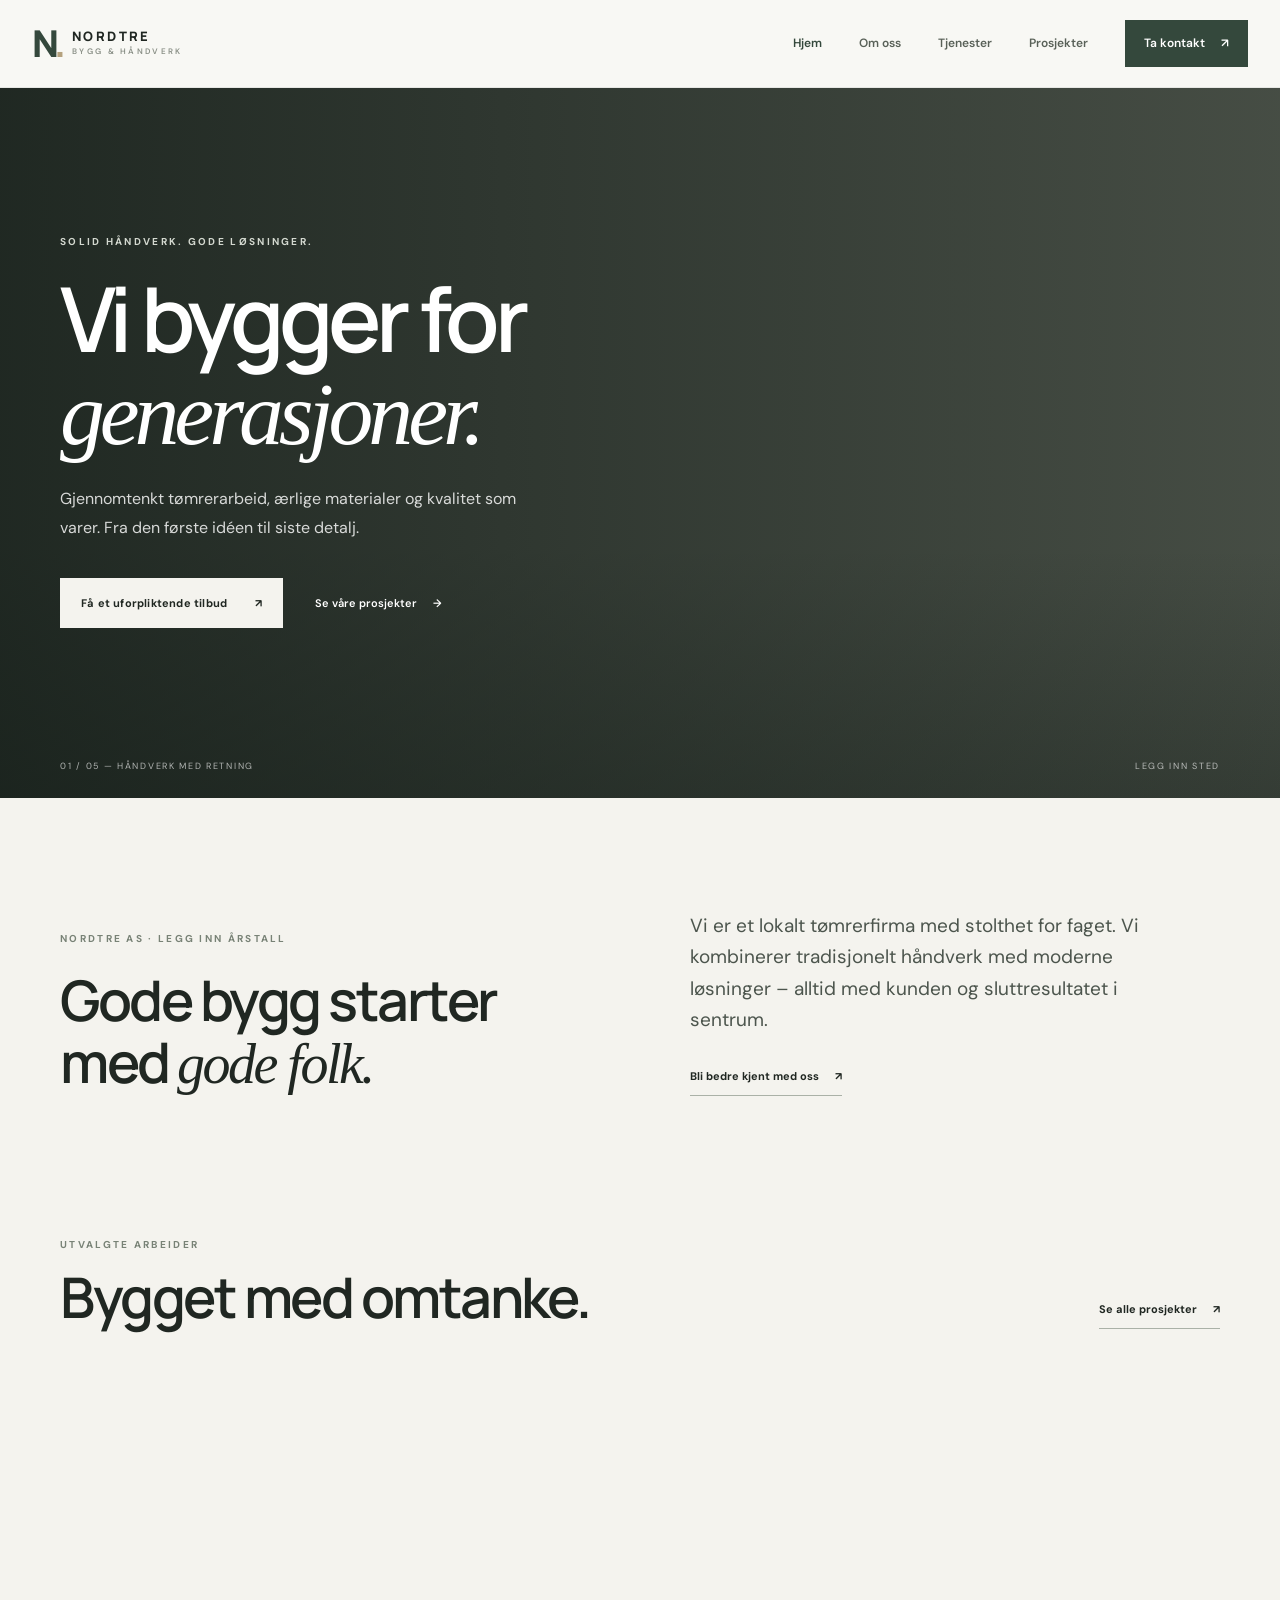
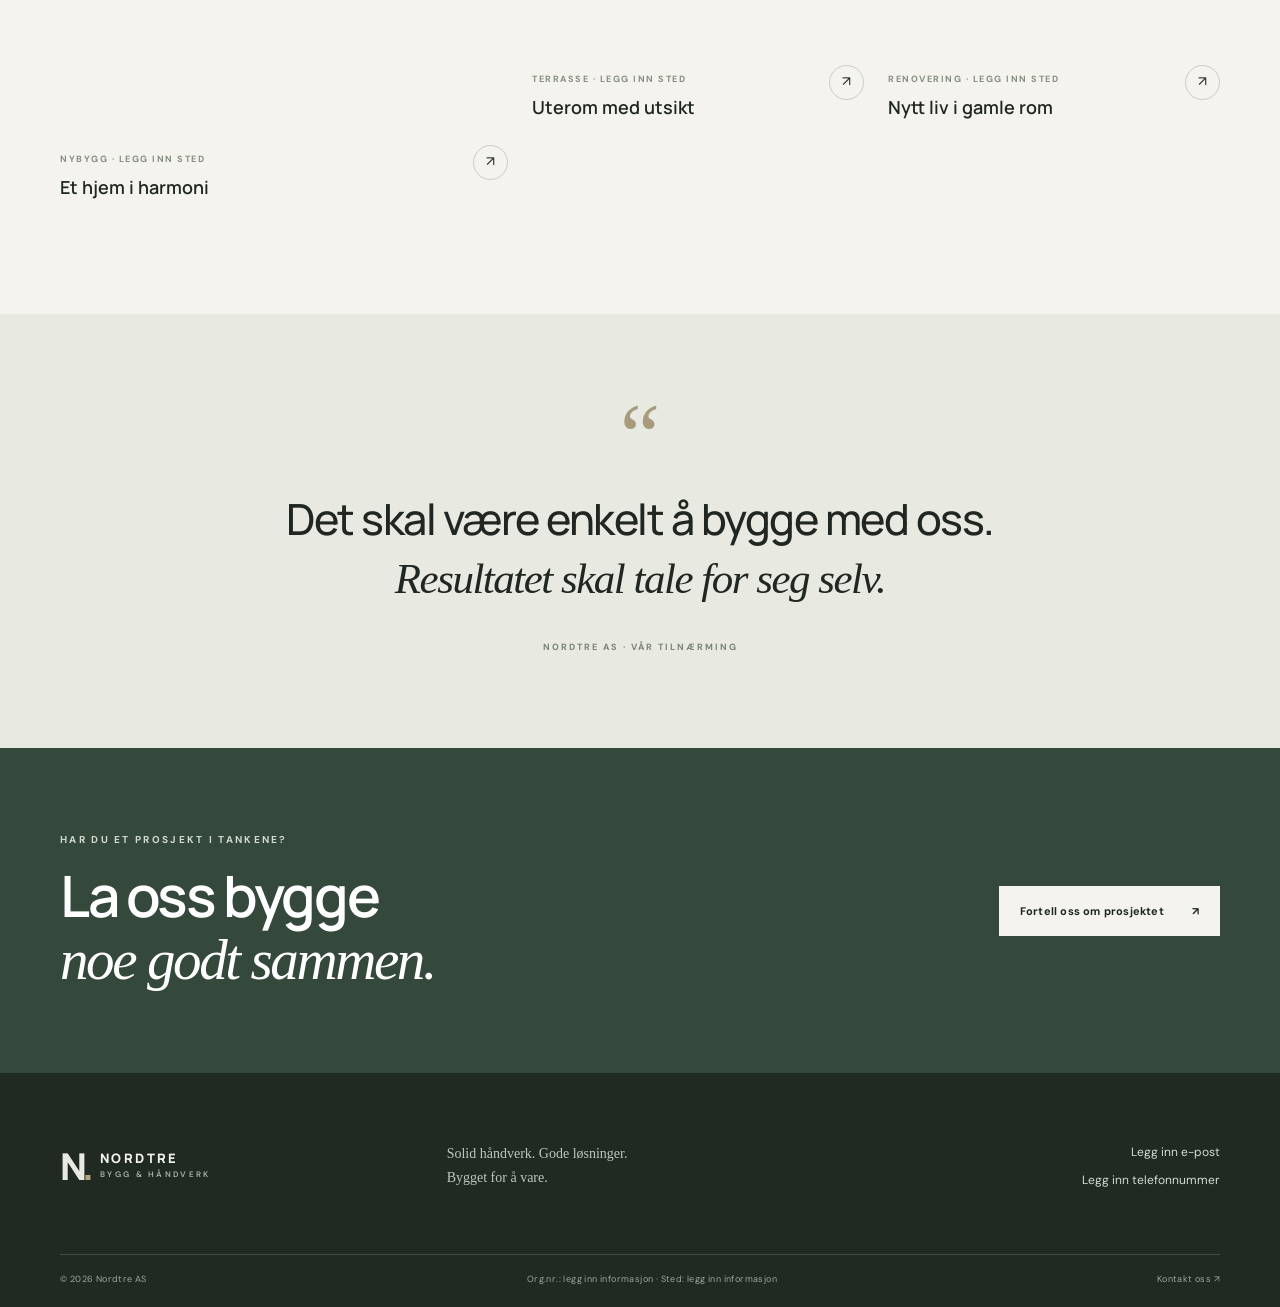
<file: index.html>
<!doctype html>
<html lang="no">
<head>
  <meta charset="utf-8"><meta name="viewport" content="width=device-width, initial-scale=1">
  <meta name="description" content="Nordtre AS – kvalitetshåndverk innen nybygg, renovering og tømrerarbeid. Legg inn arbeidsområde.">
  <title>Nordtre AS | Tømrerarbeid med omtanke</title>
  <link rel="preconnect" href="https://fonts.googleapis.com"><link rel="preconnect" href="https://fonts.gstatic.com" crossorigin>
  <link href="https://fonts.googleapis.com/css2?family=DM+Sans:wght@400;500;600;700&family=Manrope:wght@400;500;600;700;800&display=swap" rel="stylesheet">
  <link rel="stylesheet" href="styles.css"><script src="script.js" defer></script>
</head>
<body>
<header class="site-header">
  <div class="nav-wrap">
    <a class="brand" href="index.html" aria-label="Nordtre – hjem"><span class="brand-mark">N<span>.</span></span><span class="brand-name">NORDTRE<small>BYGG & HÅNDVERK</small></span></a>
    <button class="menu-toggle" aria-label="Åpne meny" aria-expanded="false"><span></span><span></span></button>
    <nav class="main-nav">
      <a class="active" href="index.html">Hjem</a>
      <a href="om-oss.html">Om oss</a>
      <a href="tjenester.html">Tjenester</a>
      <a href="prosjekter.html">Prosjekter</a>
      <a class="nav-cta" href="kontakt.html">Ta kontakt <span>↗</span></a>
    </nav>
  </div>
</header>
<main>
  <section class="hero">
    <div class="hero-image"></div>
    <div class="hero-shade"></div>
    <div class="container hero-content">
      <p class="eyebrow light">SOLID HÅNDVERK. GODE LØSNINGER.</p>
      <h1>Vi bygger for<br><em>generasjoner.</em></h1>
      <p class="hero-lead">Gjennomtenkt tømrerarbeid, ærlige materialer og kvalitet som varer. Fra den første idéen til siste detalj.</p>
      <div class="hero-actions">
        <a class="button button-light" href="kontakt.html">Få et uforpliktende tilbud <span>↗</span></a>
        <a class="text-link light-link" href="prosjekter.html">Se våre prosjekter <span>→</span></a>
      </div>
    </div>
    <div class="hero-bottom"><span>01 / 05 — HÅNDVERK MED RETNING</span><span>LEGG INN STED</span></div>
  </section>
  <section class="intro-section section-pad">
    <div class="container intro-grid">
      <div>
        <p class="eyebrow">NORDTRE AS · LEGG INN ÅRSTALL</p>
        <h2>Gode bygg starter<br>med <em>gode folk.</em></h2>
      </div>
      <div class="intro-copy">
        <p class="large-copy">Vi er et lokalt tømrerfirma med stolthet for faget. Vi kombinerer tradisjonelt håndverk med moderne løsninger – alltid med kunden og sluttresultatet i sentrum.</p>
        <a class="under-link" href="om-oss.html">Bli bedre kjent med oss <span>↗</span></a>
      </div>
    </div>
  </section>
  <section class="feature-section">
    <div class="container">
      <div class="section-heading">
        <div>
          <p class="eyebrow">UTVALGTE ARBEIDER</p>
          <h2>Bygget med omtanke.</h2>
        </div>
        <a class="under-link" href="prosjekter.html">Se alle prosjekter <span>↗</span></a>
      </div>
      <div class="project-grid home-projects">
        <a class="project-card project-wide" href="prosjekter.html">
          <div class="project-photo photo-house"></div>
          <div class="project-meta">
            <div>
              <span class="project-type">NYBYGG · LEGG INN STED</span>
              <h3>Et hjem i harmoni</h3>
            </div>
            <span class="round-arrow">↗</span>
          </div>
        </a>
        <a class="project-card" href="prosjekter.html">
          <div class="project-photo photo-deck"></div>
          <div class="project-meta">
            <div>
              <span class="project-type">TERRASSE · LEGG INN STED</span>
              <h3>Uterom med utsikt</h3>
            </div>
            <span class="round-arrow">↗</span>
          </div>
        </a>
        <a class="project-card" href="prosjekter.html">
          <div class="project-photo photo-interior"></div>
          <div class="project-meta">
            <div>
              <span class="project-type">RENOVERING · LEGG INN STED</span>
              <h3>Nytt liv i gamle rom</h3>
            </div>
            <span class="round-arrow">↗</span>
          </div>
        </a>
      </div>
  </section>
  <section class="quote-band">
    <div class="container quote-inner">
      <span class="quote-mark">“</span>
      <blockquote>Det skal være enkelt å bygge med oss.<br><em>Resultatet skal tale for seg selv.</em></blockquote>
      <span class="quote-credit">NORDTRE AS · VÅR TILNÆRMING</span>
    </div>
  </section>
  <section class="cta-section">
    <div class="container cta-inner">
      <div>
        <p class="eyebrow light">HAR DU ET PROSJEKT I TANKENE?</p>
        <h2>La oss bygge<br><em>noe godt sammen.</em></h2>
      </div>
      <a class="button button-light" href="kontakt.html">Fortell oss om prosjektet <span>↗</span></a>
    </div>
  </section>
</main>
<footer class="site-footer">
  <div class="container footer-top">
    <a class="brand brand-footer" href="index.html"><span class="brand-mark">N<span>.</span></span><span class="brand-name">NORDTRE<small>BYGG & HÅNDVERK</small></span></a>
    <p>Solid håndverk. Gode løsninger.<br>Bygget for å vare.</p>
    <div class="footer-contact">
      <span>Legg inn e-post</span>
      <span>Legg inn telefonnummer</span>
    </div>
  </div>
  <div class="container footer-bottom">
    <span>© <span data-year></span> Nordtre AS</span>
    <span>Org.nr.: legg inn informasjon · Sted: legg inn informasjon</span>
    <a href="kontakt.html">Kontakt oss ↗</a>
  </div>
</footer>
</body></html>
</file>
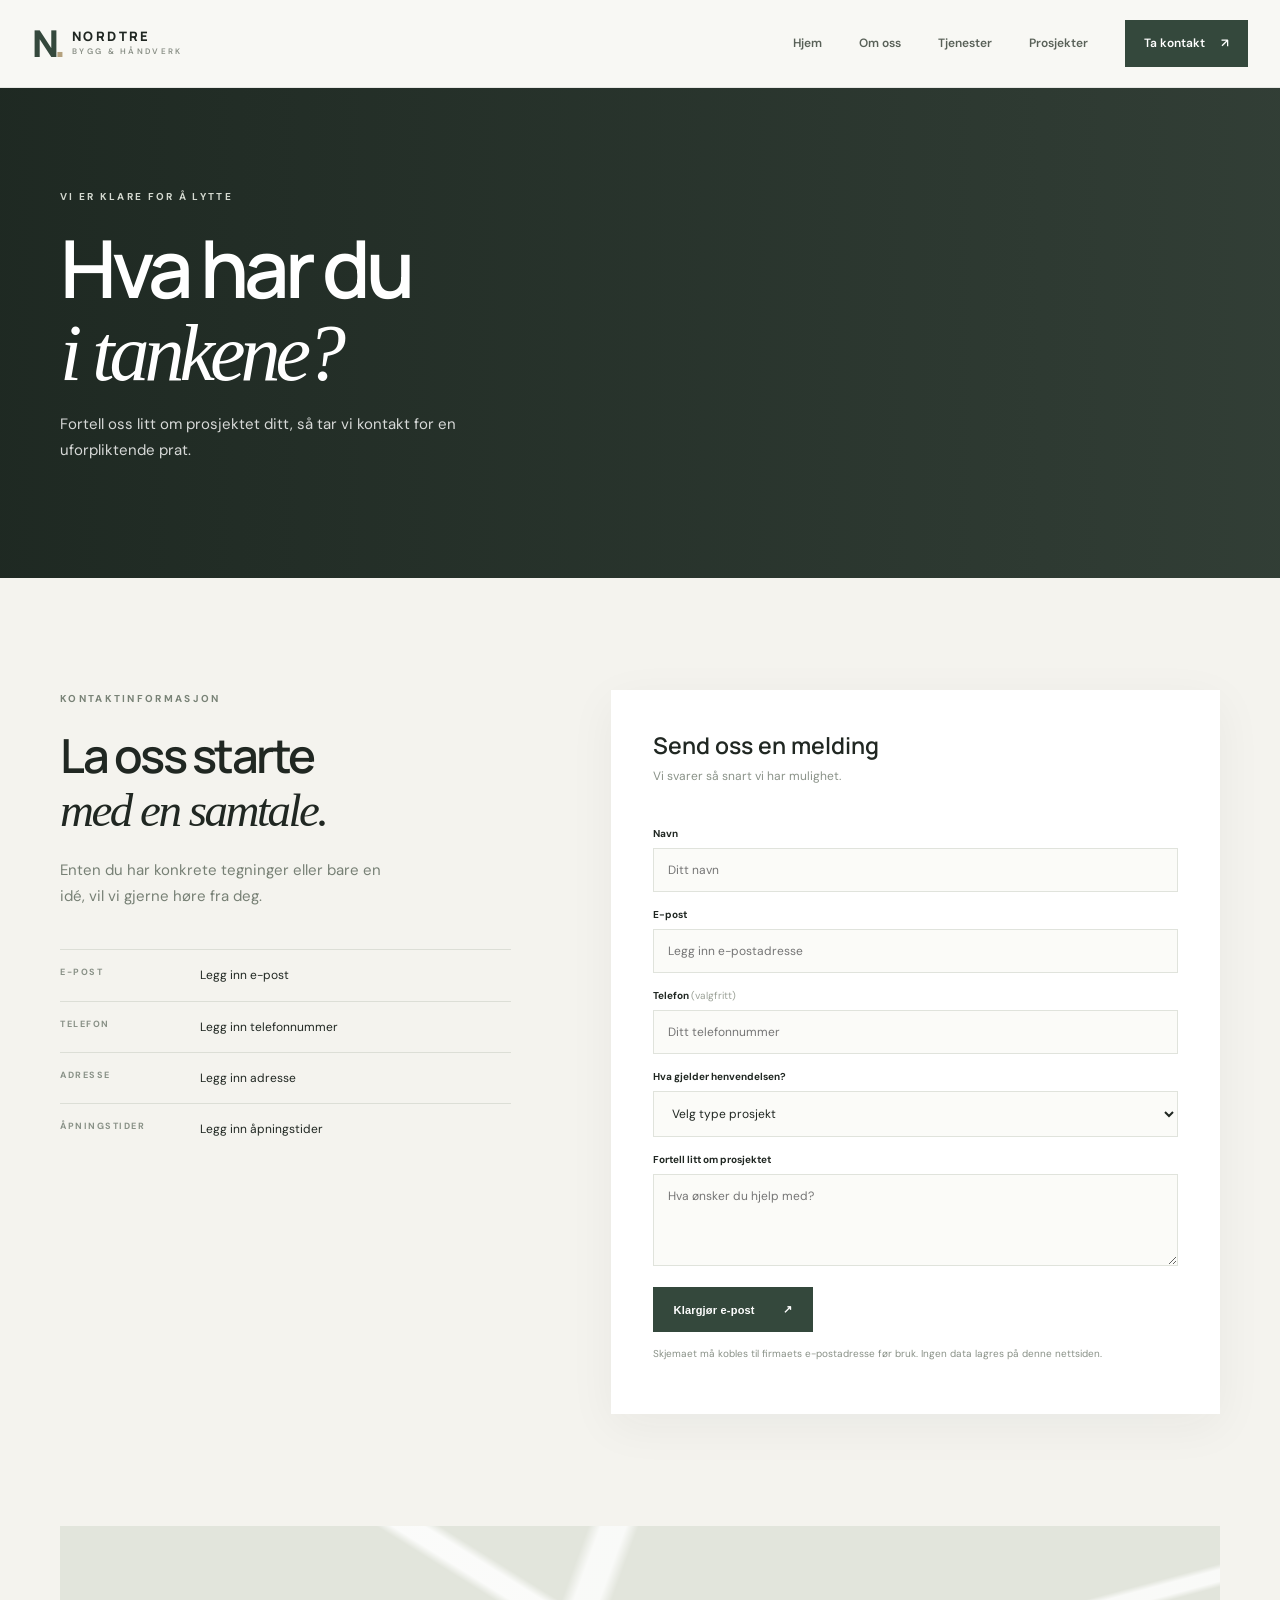
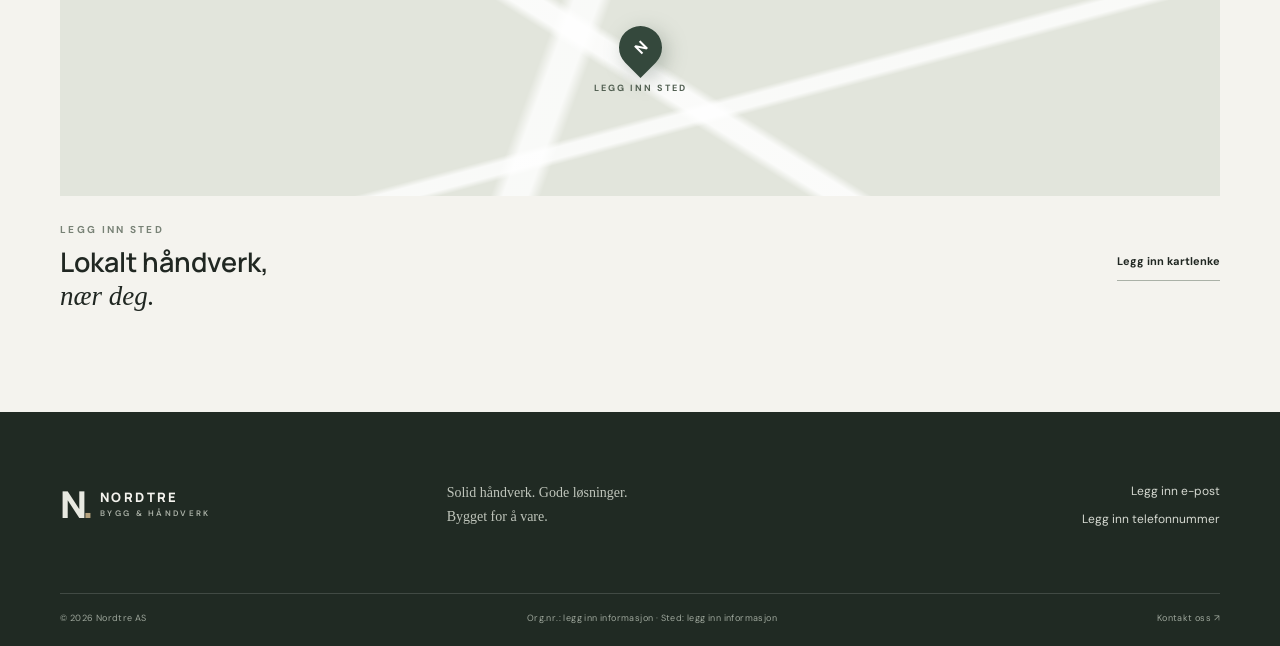
<file: kontakt.html>
<!doctype html>
<html lang="no">
<head>
	<meta charset="utf-8">
	<meta name="viewport" content="width=device-width, initial-scale=1">
	<meta name="description" content="Ta kontakt med Nordtre AS for en prat om ditt byggeprosjekt.">
	<title>Kontakt | Nordtre AS</title>
	<link rel="preconnect" href="https://fonts.googleapis.com">
	<link rel="preconnect" href="https://fonts.gstatic.com" crossorigin>
	<link href="https://fonts.googleapis.com/css2?family=DM+Sans:wght@400;500;600;700&family=Manrope:wght@400;500;600;700;800&display=swap" rel="stylesheet">
	<link rel="stylesheet" href="styles.css">
	<script src="script.js" defer></script>
</head>
<body>
	<header class="site-header">
		<div class="nav-wrap">
			<a class="brand" href="index.html">
				<span class="brand-mark">N<span>.</span></span>
				<span class="brand-name">NORDTRE<small>BYGG & HÅNDVERK</small></span>
			</a>
			<button class="menu-toggle" aria-label="Åpne meny" aria-expanded="false"><span></span><span></span></button>
			<nav class="main-nav">
				<a href="index.html">Hjem</a>
				<a href="om-oss.html">Om oss</a>
				<a href="tjenester.html">Tjenester</a>
				<a href="prosjekter.html">Prosjekter</a>
				<a class="nav-cta active" href="kontakt.html">Ta kontakt <span>↗</span></a>
			</nav>
		</div>
	</header>
	<main>
		<section class="page-hero contact-hero">
			<div class="container page-hero-content">
				<p class="eyebrow light">VI ER KLARE FOR Å LYTTE</p>
				<h1>Hva har du<br><em>i tankene?</em></h1>
				<p>Fortell oss litt om prosjektet ditt, så tar vi kontakt for en uforpliktende prat.</p>
			</div>
		</section>
		<section class="section-pad contact-section">
			<div class="container contact-grid">
				<div class="contact-details">
					<p class="eyebrow">KONTAKTINFORMASJON</p>
					<h2>La oss starte<br><em>med en samtale.</em></h2>
					<p class="contact-intro">Enten du har konkrete tegninger eller bare en idé, vil vi gjerne høre fra deg.</p>
					<div class="contact-item">
						<span>E-POST</span>
						<p>Legg inn e-post</p>
					</div>
					<div class="contact-item">
						<span>TELEFON</span>
						<p>Legg inn telefonnummer</p>
					</div>
					<div class="contact-item">
						<span>ADRESSE</span>
						<p>Legg inn adresse</p>
					</div>
					<div class="contact-item">
						<span>ÅPNINGSTIDER</span>
						<p>Legg inn åpningstider</p>
					</div>
				</div>
				<div class="contact-form-wrap">
					<form class="contact-form" id="contact-form">
						<div class="form-heading">
							<h3>Send oss en melding</h3>
							<p>Vi svarer så snart vi har mulighet.</p>
						</div>
						<label for="name">Navn</label>
						<input id="name" name="name" autocomplete="name" placeholder="Ditt navn" required>
						<label for="email">E-post</label>
						<input id="email" name="email" type="email" autocomplete="email" placeholder="Legg inn e-postadresse" required>
						<label for="phone">Telefon <span>(valgfritt)</span></label>
						<input id="phone" name="phone" type="tel" autocomplete="tel" placeholder="Ditt telefonnummer">
						<label for="project">Hva gjelder henvendelsen?</label>
						<select id="project" name="project">
							<option value="">Velg type prosjekt</option>
							<option>Nybygg</option>
							<option>Renovering</option>
							<option>Terrasse og uteområde</option>
							<option>Tak og fasade</option>
							<option>Annet</option>
						</select>
						<label for="message">Fortell litt om prosjektet</label>
						<textarea id="message" name="message" rows="4" placeholder="Hva ønsker du hjelp med?" required></textarea>
						<button class="button button-dark" type="submit">Klargjør e-post <span>↗</span></button>
						<p class="form-note">Skjemaet må kobles til firmaets e-postadresse før bruk. Ingen data lagres på denne nettsiden.</p>
						<p class="form-status" role="status" aria-live="polite"></p>
					</form>
				</div>
			</div>
		</section>
		<section class="map-section">
			<div class="container map-placeholder">
				<div class="map-art">
					<span class="map-pin">N</span>
					<span class="map-label">LEGG INN STED</span>
				</div>
				<div class="map-caption">
					<div>
						<p class="eyebrow">LEGG INN STED</p>
						<h3>Lokalt håndverk,<br><em>nær deg.</em></h3>
					</div>
					<span class="under-link">Legg inn kartlenke</span>
				</div>
			</div>
		</section>
	</main>
	<footer class="site-footer">
		<div class="container footer-top">
			<a class="brand brand-footer" href="index.html">
				<span class="brand-mark">N<span>.</span></span>
				<span class="brand-name">NORDTRE<small>BYGG & HÅNDVERK</small></span>
			</a>
			<p>Solid håndverk. Gode løsninger.<br>Bygget for å vare.</p>
			<div class="footer-contact">
				<span>Legg inn e-post</span>
				<span>Legg inn telefonnummer</span>
			</div>
		</div>
		<div class="container footer-bottom">
			<span>© <span data-year></span> Nordtre AS</span>
			<span>Org.nr.: legg inn informasjon · Sted: legg inn informasjon</span>
			<a href="kontakt.html">Kontakt oss ↗</a>
		</div>
	</footer>
</body>
</html>
</file>
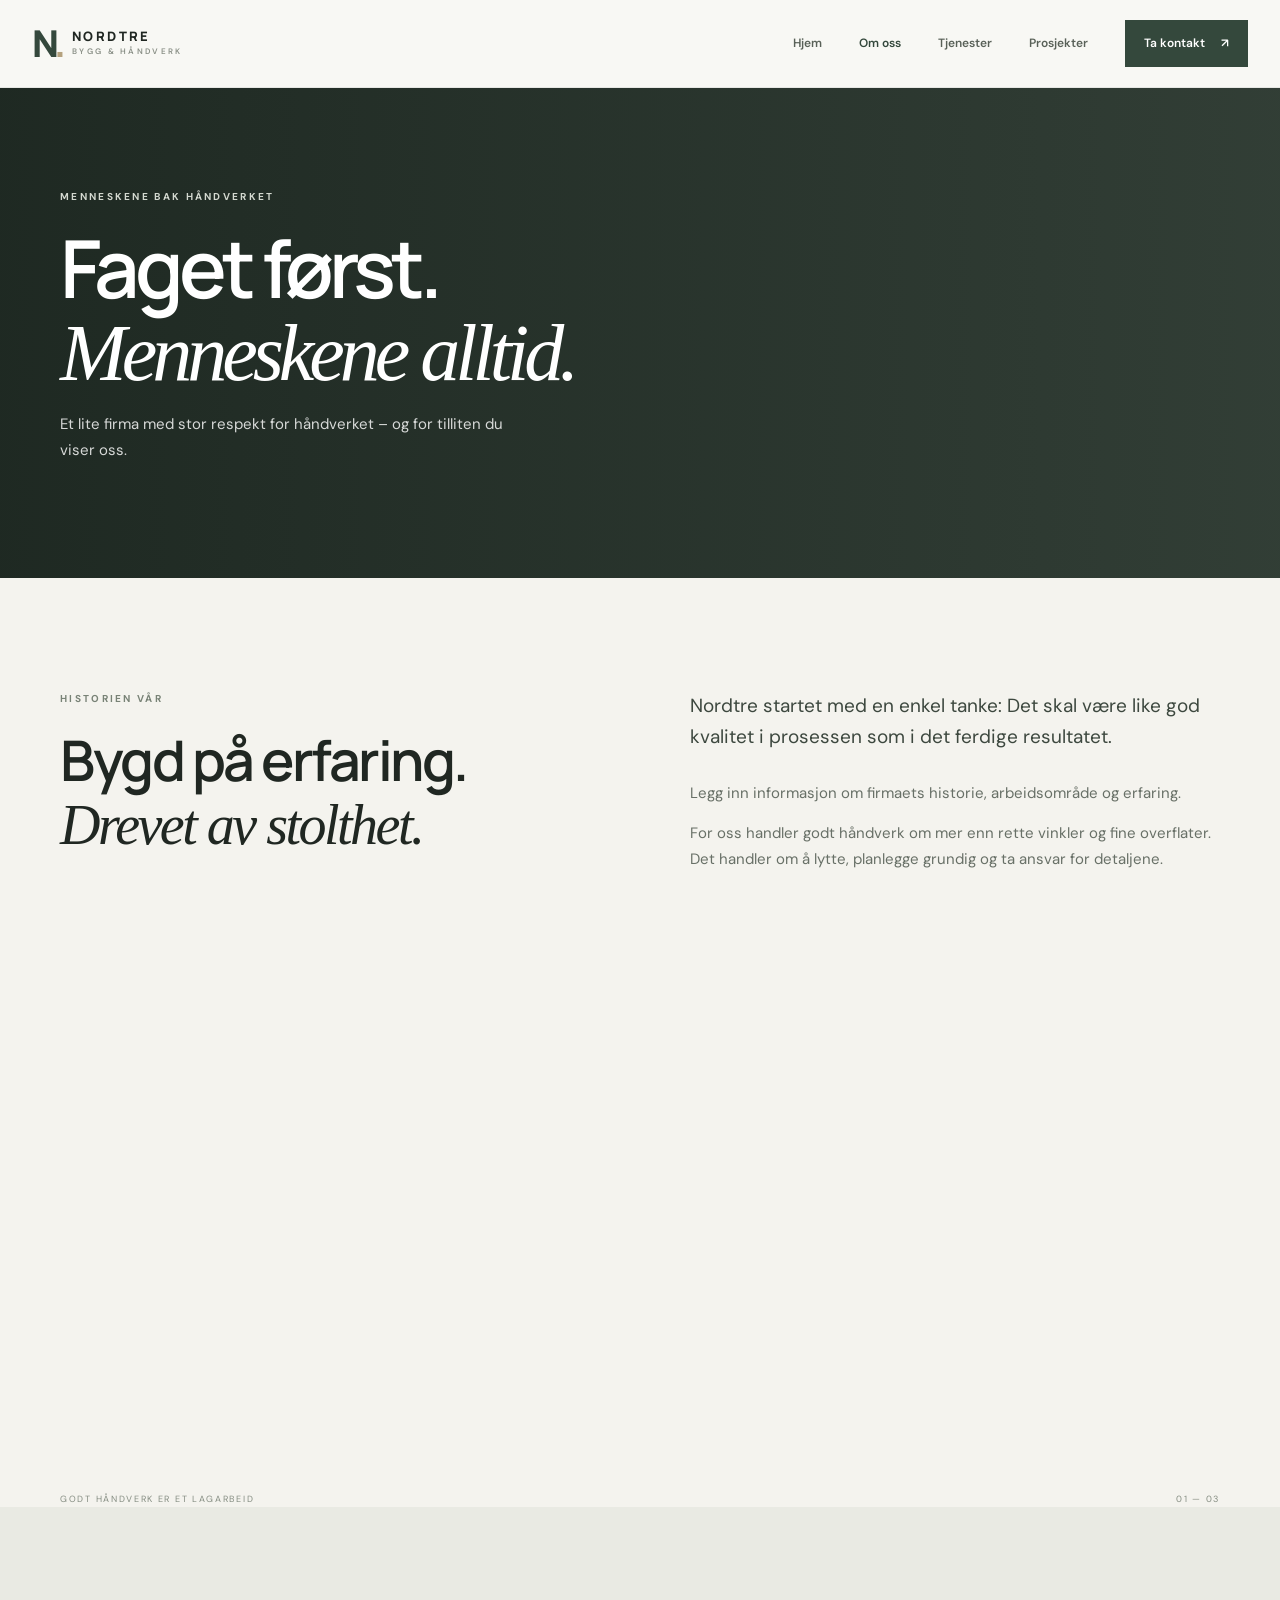
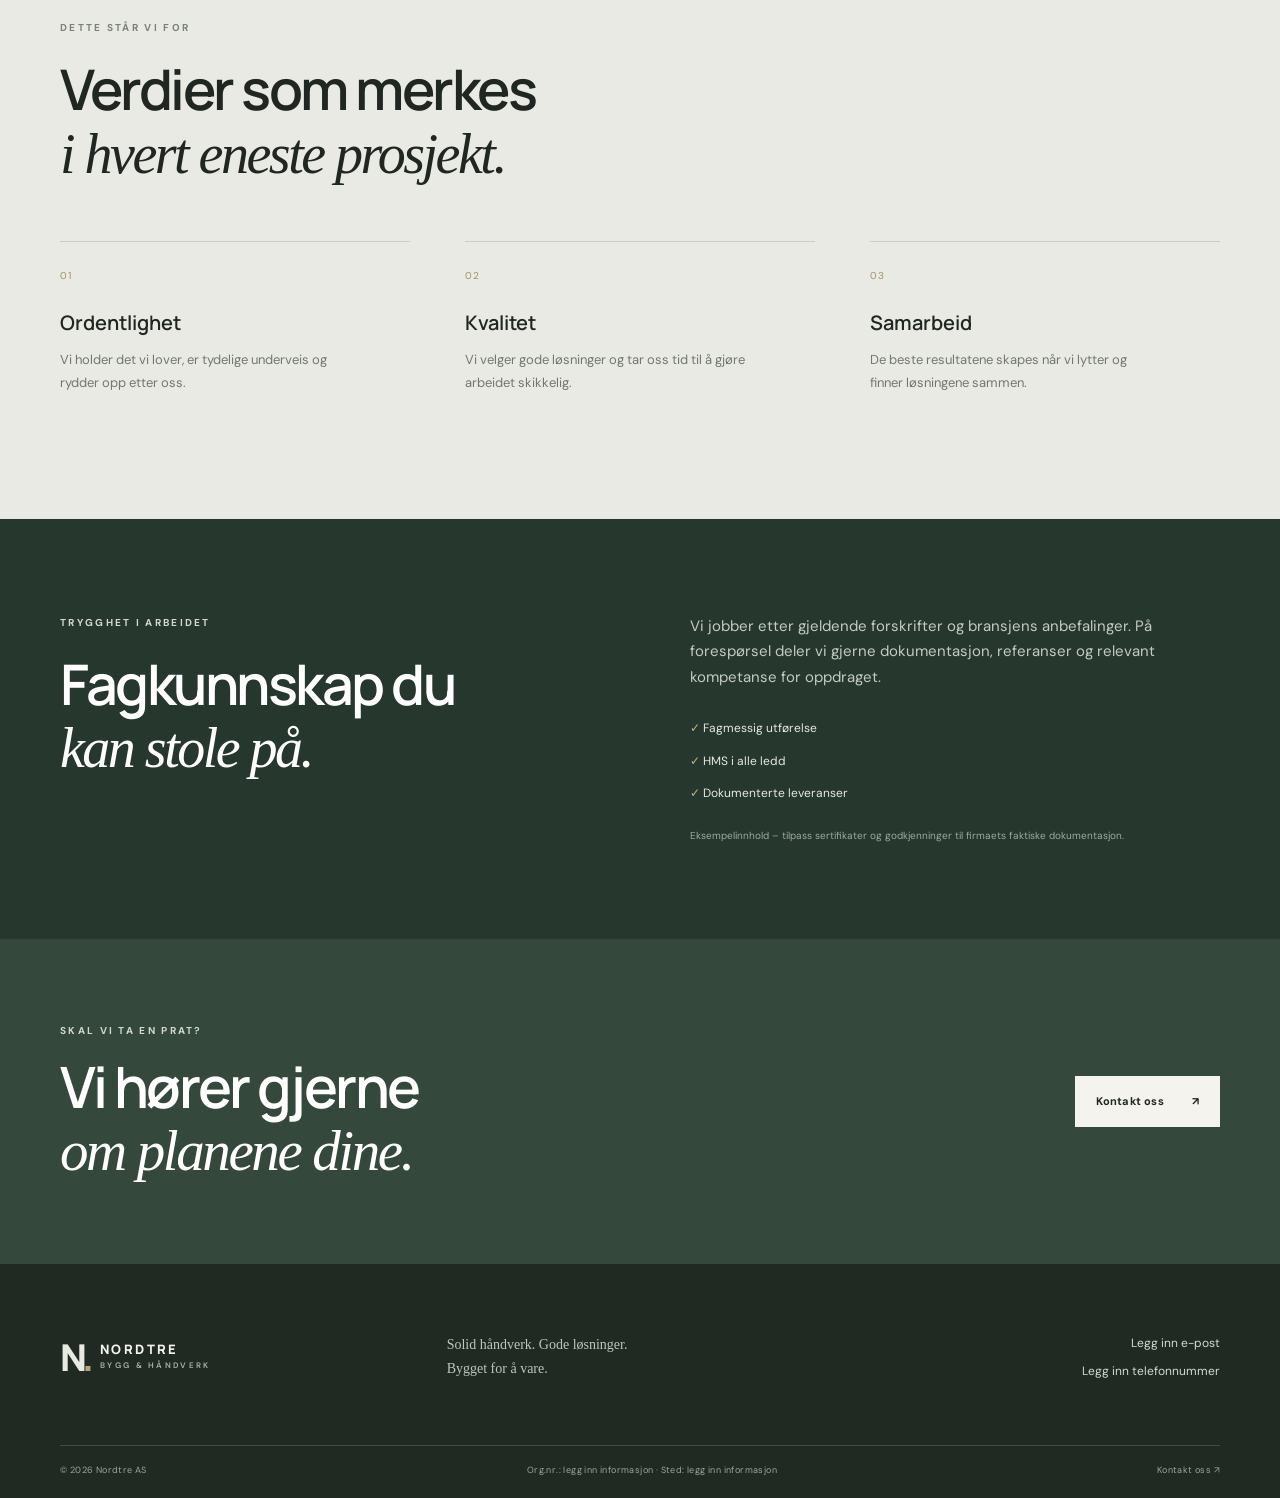
<file: om-oss.html>
<!doctype html>
<html lang="no">
<head>
	<meta charset="utf-8">
	<meta name="viewport" content="width=device-width, initial-scale=1">
	<meta name="description" content="Bli kjent med Nordtre AS. Et lokalt tømrerfirma med stolthet for faget.">
	<title>Om oss | Nordtre AS</title>
	<link rel="preconnect" href="https://fonts.googleapis.com">
	<link rel="preconnect" href="https://fonts.gstatic.com" crossorigin>
	<link href="https://fonts.googleapis.com/css2?family=DM+Sans:wght@400;500;600;700&family=Manrope:wght@400;500;600;700;800&display=swap" rel="stylesheet">
	<link rel="stylesheet" href="styles.css">
	<script src="script.js" defer></script>
</head>
<body>
	<header class="site-header">
		<div class="nav-wrap">
			<a class="brand" href="index.html"><span class="brand-mark">N<span>.</span></span><span class="brand-name">NORDTRE<small>BYGG & HÅNDVERK</small></span></a>
			<button class="menu-toggle" aria-label="Åpne meny" aria-expanded="false"><span></span><span></span></button>
			<nav class="main-nav">
				<a href="index.html">Hjem</a>
				<a class="active" href="om-oss.html">Om oss</a>
				<a href="tjenester.html">Tjenester</a>
				<a href="prosjekter.html">Prosjekter</a>
				<a class="nav-cta" href="kontakt.html">Ta kontakt <span>↗</span></a>
			</nav>
		</div>
	</header>
	<main>
		<section class="page-hero about-hero">
			<div class="container page-hero-content">
				<p class="eyebrow light">MENNESKENE BAK HÅNDVERKET</p>
				<h1>Faget først.<br><em>Menneskene alltid.</em></h1>
				<p>Et lite firma med stor respekt for håndverket – og for tilliten du viser oss.</p>
			</div>
		</section>
		<section class="section-pad">
			<div class="container story-grid">
				<div>
					<p class="eyebrow">HISTORIEN VÅR</p>
					<h2>Bygd på erfaring.<br><em>Drevet av stolthet.</em></h2>
				</div>
				<div class="story-copy">
					<p class="large-copy">Nordtre startet med en enkel tanke: Det skal være like god kvalitet i prosessen som i det ferdige resultatet.</p>
					<p>Legg inn informasjon om firmaets historie, arbeidsområde og erfaring.</p>
					<p>For oss handler godt håndverk om mer enn rette vinkler og fine overflater. Det handler om å lytte, planlegge grundig og ta ansvar for detaljene.</p>
				</div>
			</div>
		</section>
		<section class="about-image-section">
			<div class="container">
				<div class="about-image"></div>
				<div class="image-caption"><span>GODT HÅNDVERK ER ET LAGARBEID</span><span>01 — 03</span></div>
			</div>
		</section>
		<section class="values-section section-pad">
			<div class="container">
				<p class="eyebrow">DETTE STÅR VI FOR</p>
				<h2>Verdier som merkes<br><em>i hvert eneste prosjekt.</em></h2>
				<div class="value-grid">
					<article>
						<span>01</span>
						<h3>Ordentlighet</h3>
						<p>Vi holder det vi lover, er tydelige underveis og rydder opp etter oss.</p>
					</article>
					<article>
						<span>02</span>
						<h3>Kvalitet</h3>
						<p>Vi velger gode løsninger og tar oss tid til å gjøre arbeidet skikkelig.</p>
					</article>
					<article>
						<span>03</span>
						<h3>Samarbeid</h3>
						<p>De beste resultatene skapes når vi lytter og finner løsningene sammen.</p>
					</article>
				</div>
			</div>
		</section>
		<section class="cert-section">
			<div class="container cert-inner">
				<div>
					<p class="eyebrow light">TRYGGHET I ARBEIDET</p>
					<h2>Fagkunnskap du<br><em>kan stole på.</em></h2>
				</div>
				<div class="cert-copy">
					<p>Vi jobber etter gjeldende forskrifter og bransjens anbefalinger. På forespørsel deler vi gjerne dokumentasjon, referanser og relevant kompetanse for oppdraget.</p>
					<div class="cert-list">
						<span>✓ Fagmessig utførelse</span>
						<span>✓ HMS i alle ledd</span>
						<span>✓ Dokumenterte leveranser</span>
					</div>
					<small class="note">Eksempelinnhold – tilpass sertifikater og godkjenninger til firmaets faktiske dokumentasjon.</small>
				</div>
			</div>
		</section>
		<section class="cta-section">
			<div class="container cta-inner">
				<div>
					<p class="eyebrow light">SKAL VI TA EN PRAT?</p>
					<h2>Vi hører gjerne<br><em>om planene dine.</em></h2>
				</div>
				<a class="button button-light" href="kontakt.html">Kontakt oss <span>↗</span></a>
			</div>
		</section>
	</main>
	<footer class="site-footer">
		<div class="container footer-top">
			<a class="brand brand-footer" href="index.html"><span class="brand-mark">N<span>.</span></span><span class="brand-name">NORDTRE<small>BYGG & HÅNDVERK</small></span></a>
			<p>Solid håndverk. Gode løsninger.<br>Bygget for å vare.</p>
			<div class="footer-contact">
				<span>Legg inn e-post</span>
				<span>Legg inn telefonnummer</span>
			</div>
		</div>
		<div class="container footer-bottom">
			<span>© <span data-year></span> Nordtre AS</span>
			<span>Org.nr.: legg inn informasjon · Sted: legg inn informasjon</span>
			<a href="kontakt.html">Kontakt oss ↗</a>
		</div>
	</footer>
</body>
</html>
</file>
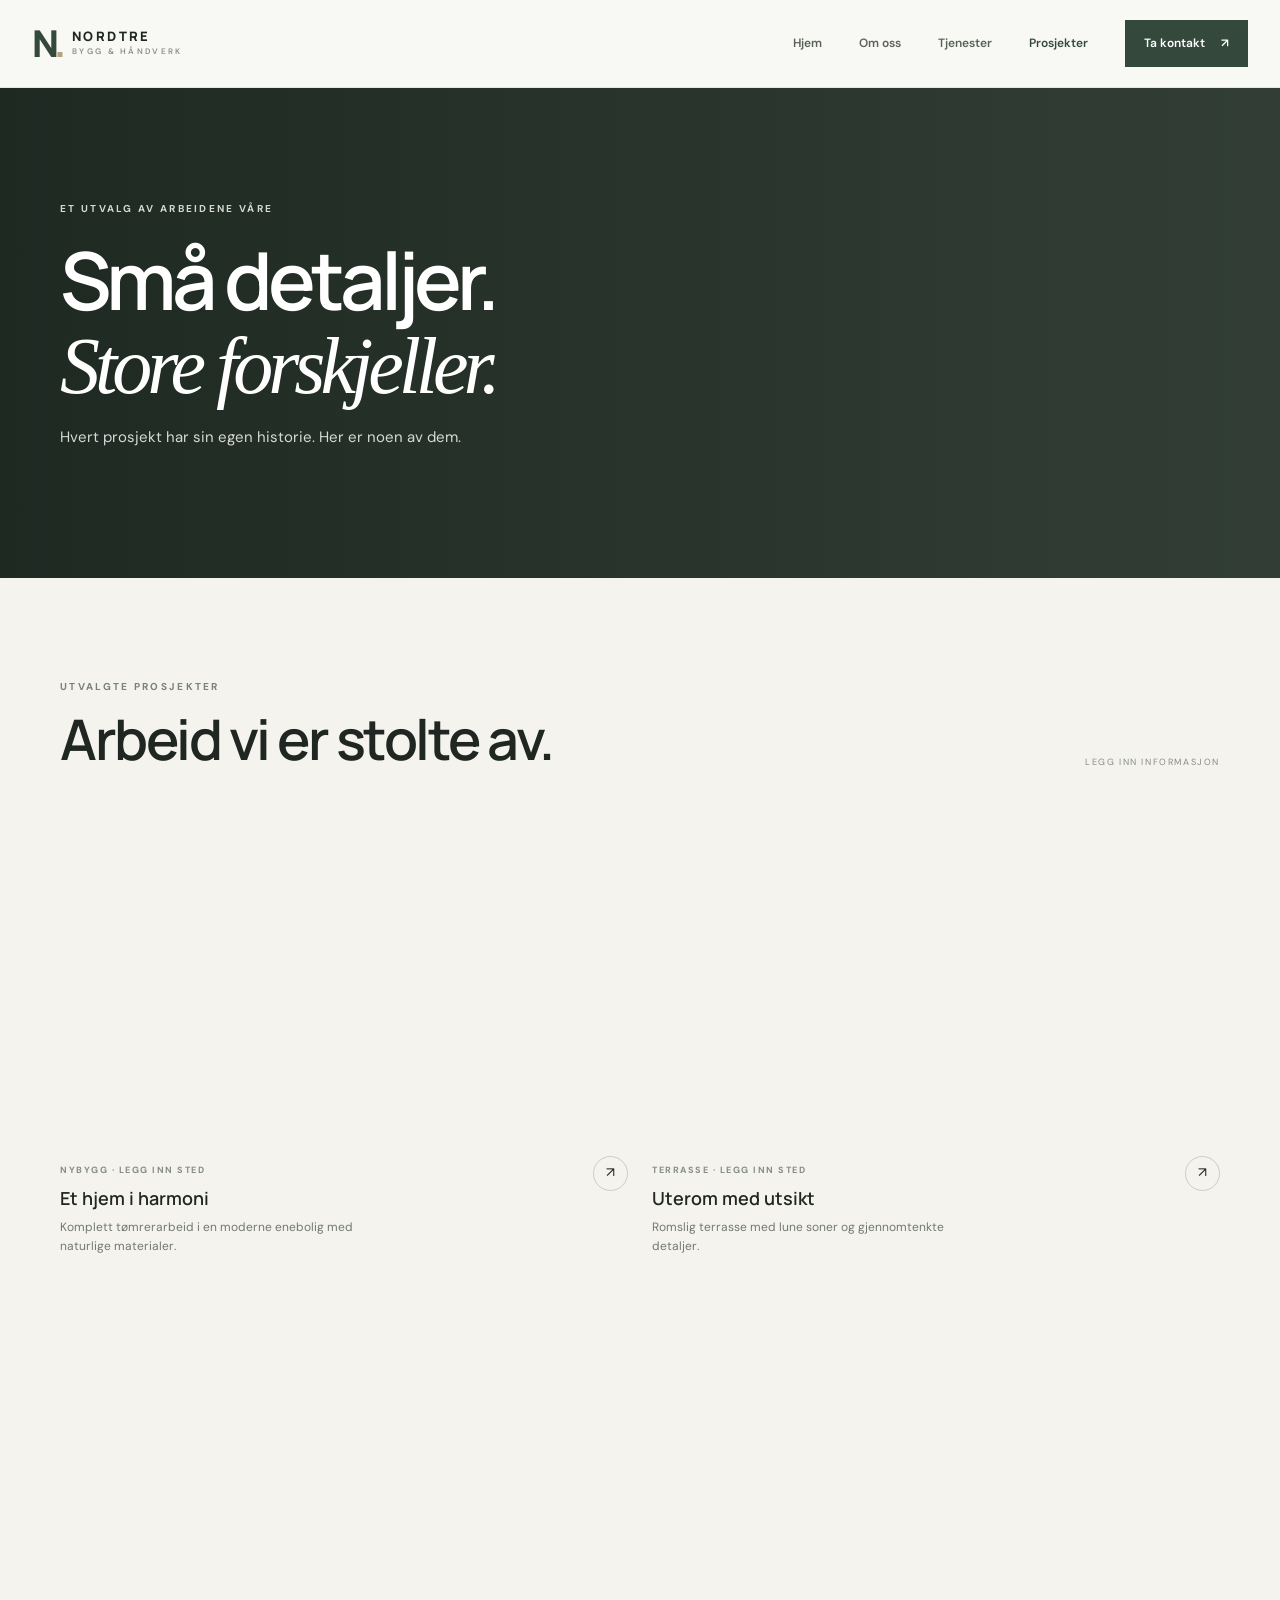
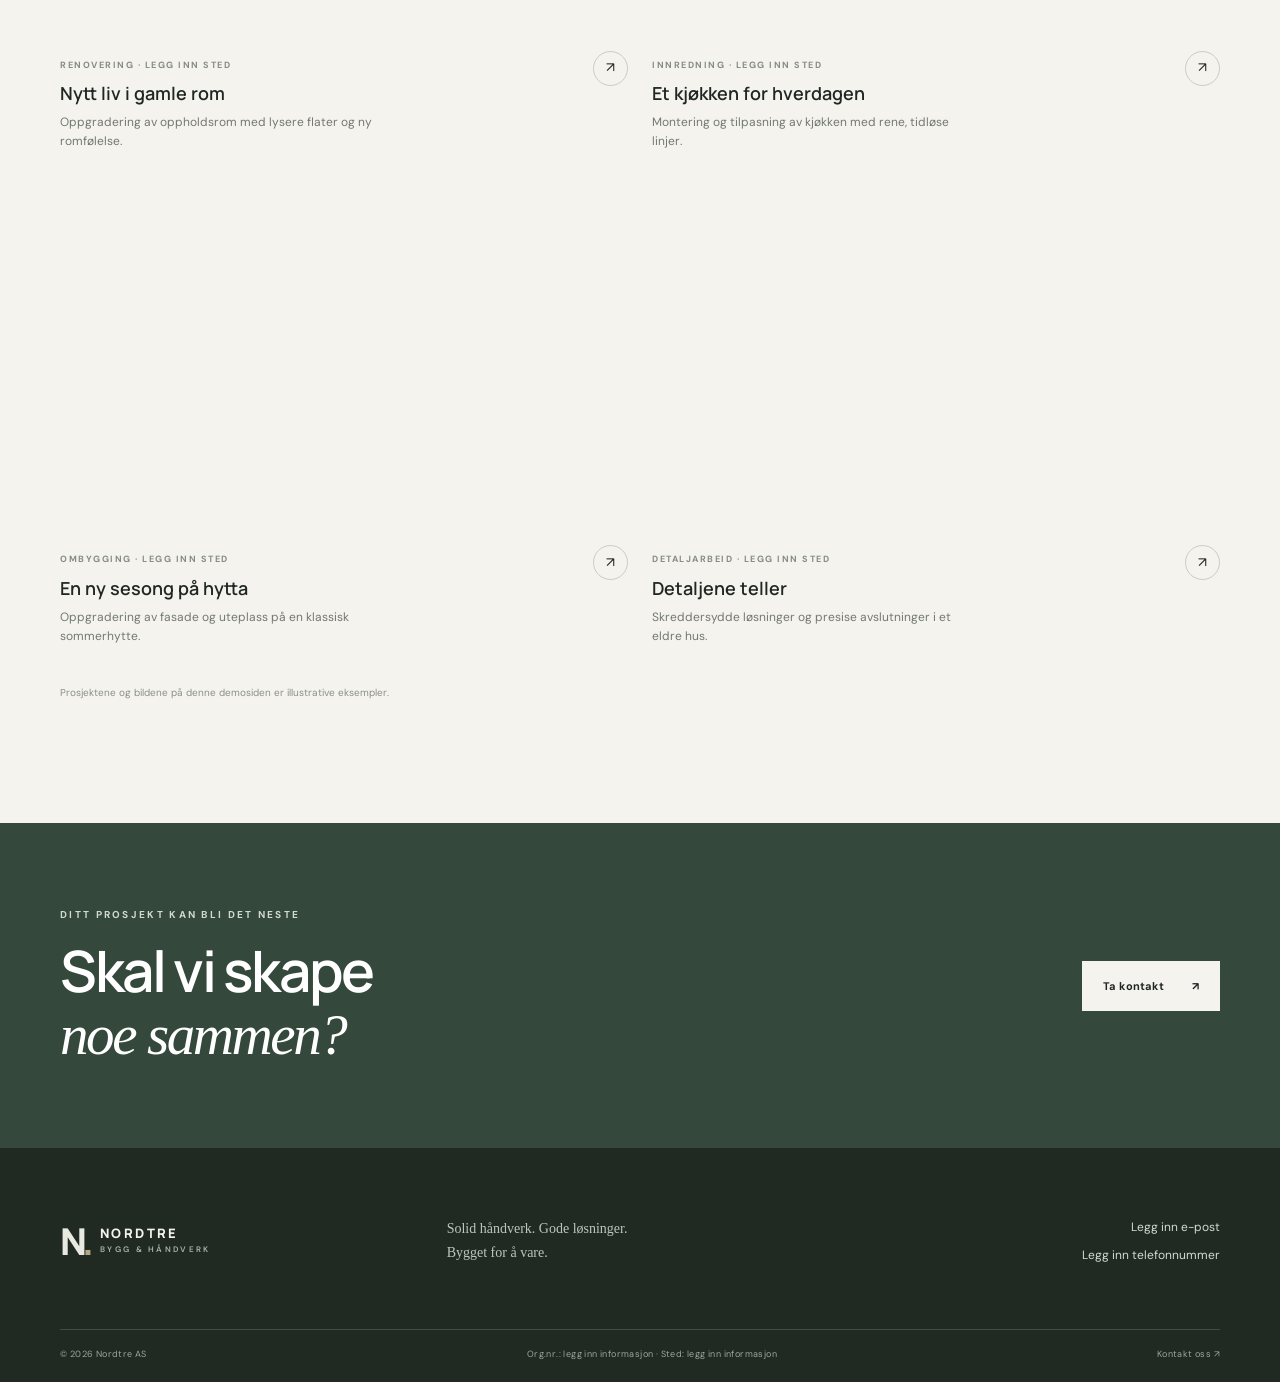
<file: prosjekter.html>
<!doctype html>
<html lang="no">
<head>
	<meta charset="utf-8">
	<meta name="viewport" content="width=device-width, initial-scale=1">
	<meta name="description" content="Et utvalg prosjekter utført av Nordtre AS.">
	<title>Prosjekter | Nordtre AS</title>
	<link rel="preconnect" href="https://fonts.googleapis.com">
	<link rel="preconnect" href="https://fonts.gstatic.com" crossorigin>
	<link href="https://fonts.googleapis.com/css2?family=DM+Sans:wght@400;500;600;700&family=Manrope:wght@400;500;600;700;800&display=swap" rel="stylesheet">
	<link rel="stylesheet" href="styles.css">
	<script src="script.js" defer></script>
</head>
<body>
	<header class="site-header">
		<div class="nav-wrap">
			<a class="brand" href="index.html"><span class="brand-mark">N<span>.</span></span><span class="brand-name">NORDTRE<small>BYGG & HÅNDVERK</small></span></a>
			<button class="menu-toggle" aria-label="Åpne meny" aria-expanded="false"><span></span><span></span></button>
			<nav class="main-nav">
				<a href="index.html">Hjem</a>
				<a href="om-oss.html">Om oss</a>
				<a href="tjenester.html">Tjenester</a>
				<a class="active" href="prosjekter.html">Prosjekter</a>
				<a class="nav-cta" href="kontakt.html">Ta kontakt <span>↗</span></a>
			</nav>
		</div>
	</header>
	<main>
		<section class="page-hero projects-hero">
			<div class="container page-hero-content">
				<p class="eyebrow light">ET UTVALG AV ARBEIDENE VÅRE</p>
				<h1>Små detaljer.<br><em>Store forskjeller.</em></h1>
				<p>Hvert prosjekt har sin egen historie. Her er noen av dem.</p>
			</div>
		</section>
		<section class="section-pad projects-page">
			<div class="container">
				<div class="section-heading">
					<div>
						<p class="eyebrow">UTVALGTE PROSJEKTER</p>
						<h2>Arbeid vi er stolte av.</h2>
					</div>
					<span class="project-count">LEGG INN INFORMASJON</span>
				</div>
				<div class="project-grid all-projects">
					<article class="project-card">
						<div class="project-photo photo-house"></div>
						<div class="project-meta">
							<div>
								<span class="project-type">NYBYGG · LEGG INN STED</span>
								<h3>Et hjem i harmoni</h3>
								<p>Komplett tømrerarbeid i en moderne enebolig med naturlige materialer.</p>
							</div>
							<span class="round-arrow">↗</span>
						</div>
					</article>
					<article class="project-card">
						<div class="project-photo photo-deck"></div>
						<div class="project-meta">
							<div>
								<span class="project-type">TERRASSE · LEGG INN STED</span>
								<h3>Uterom med utsikt</h3>
								<p>Romslig terrasse med lune soner og gjennomtenkte detaljer.</p>
							</div>
							<span class="round-arrow">↗</span>
						</div>
					</article>
					<article class="project-card">
						<div class="project-photo photo-interior"></div>
						<div class="project-meta">
							<div>
								<span class="project-type">RENOVERING · LEGG INN STED</span>
								<h3>Nytt liv i gamle rom</h3>
								<p>Oppgradering av oppholdsrom med lysere flater og ny romfølelse.</p>
							</div>
							<span class="round-arrow">↗</span>
						</div>
					</article>
					<article class="project-card">
						<div class="project-photo photo-kitchen"></div>
						<div class="project-meta">
							<div>
								<span class="project-type">INNREDNING · LEGG INN STED</span>
								<h3>Et kjøkken for hverdagen</h3>
								<p>Montering og tilpasning av kjøkken med rene, tidløse linjer.</p>
							</div>
							<span class="round-arrow">↗</span>
						</div>
					</article>
					<article class="project-card">
						<div class="project-photo photo-cabin"></div>
						<div class="project-meta">
							<div>
								<span class="project-type">OMBYGGING · LEGG INN STED</span>
								<h3>En ny sesong på hytta</h3>
								<p>Oppgradering av fasade og uteplass på en klassisk sommerhytte.</p>
							</div>
							<span class="round-arrow">↗</span>
						</div>
					</article>
					<article class="project-card">
						<div class="project-photo photo-detail"></div>
						<div class="project-meta">
							<div>
								<span class="project-type">DETALJARBEID · LEGG INN STED</span>
								<h3>Detaljene teller</h3>
								<p>Skreddersydde løsninger og presise avslutninger i et eldre hus.</p>
							</div>
							<span class="round-arrow">↗</span>
						</div>
					</article>
				</div>
				<p class="portfolio-note">Prosjektene og bildene på denne demosiden er illustrative eksempler.</p>
			</div>
		</section>
		<section class="cta-section">
			<div class="container cta-inner">
				<div>
					<p class="eyebrow light">DITT PROSJEKT KAN BLI DET NESTE</p>
					<h2>Skal vi skape<br><em>noe sammen?</em></h2>
				</div>
				<a class="button button-light" href="kontakt.html">Ta kontakt <span>↗</span></a>
			</div>
		</section>
	</main>
	<footer class="site-footer">
		<div class="container footer-top">
			<a class="brand brand-footer" href="index.html"><span class="brand-mark">N<span>.</span></span><span class="brand-name">NORDTRE<small>BYGG & HÅNDVERK</small></span></a>
			<p>Solid håndverk. Gode løsninger.<br>Bygget for å vare.</p>
			<div class="footer-contact">
				<span>Legg inn e-post</span>
				<span>Legg inn telefonnummer</span>
			</div>
		</div>
		<div class="container footer-bottom">
			<span>© <span data-year></span> Nordtre AS</span>
			<span>Org.nr.: legg inn informasjon · Sted: legg inn informasjon</span>
			<a href="kontakt.html">Kontakt oss ↗</a>
		</div>
	</footer>
</body>
</html>
</file>
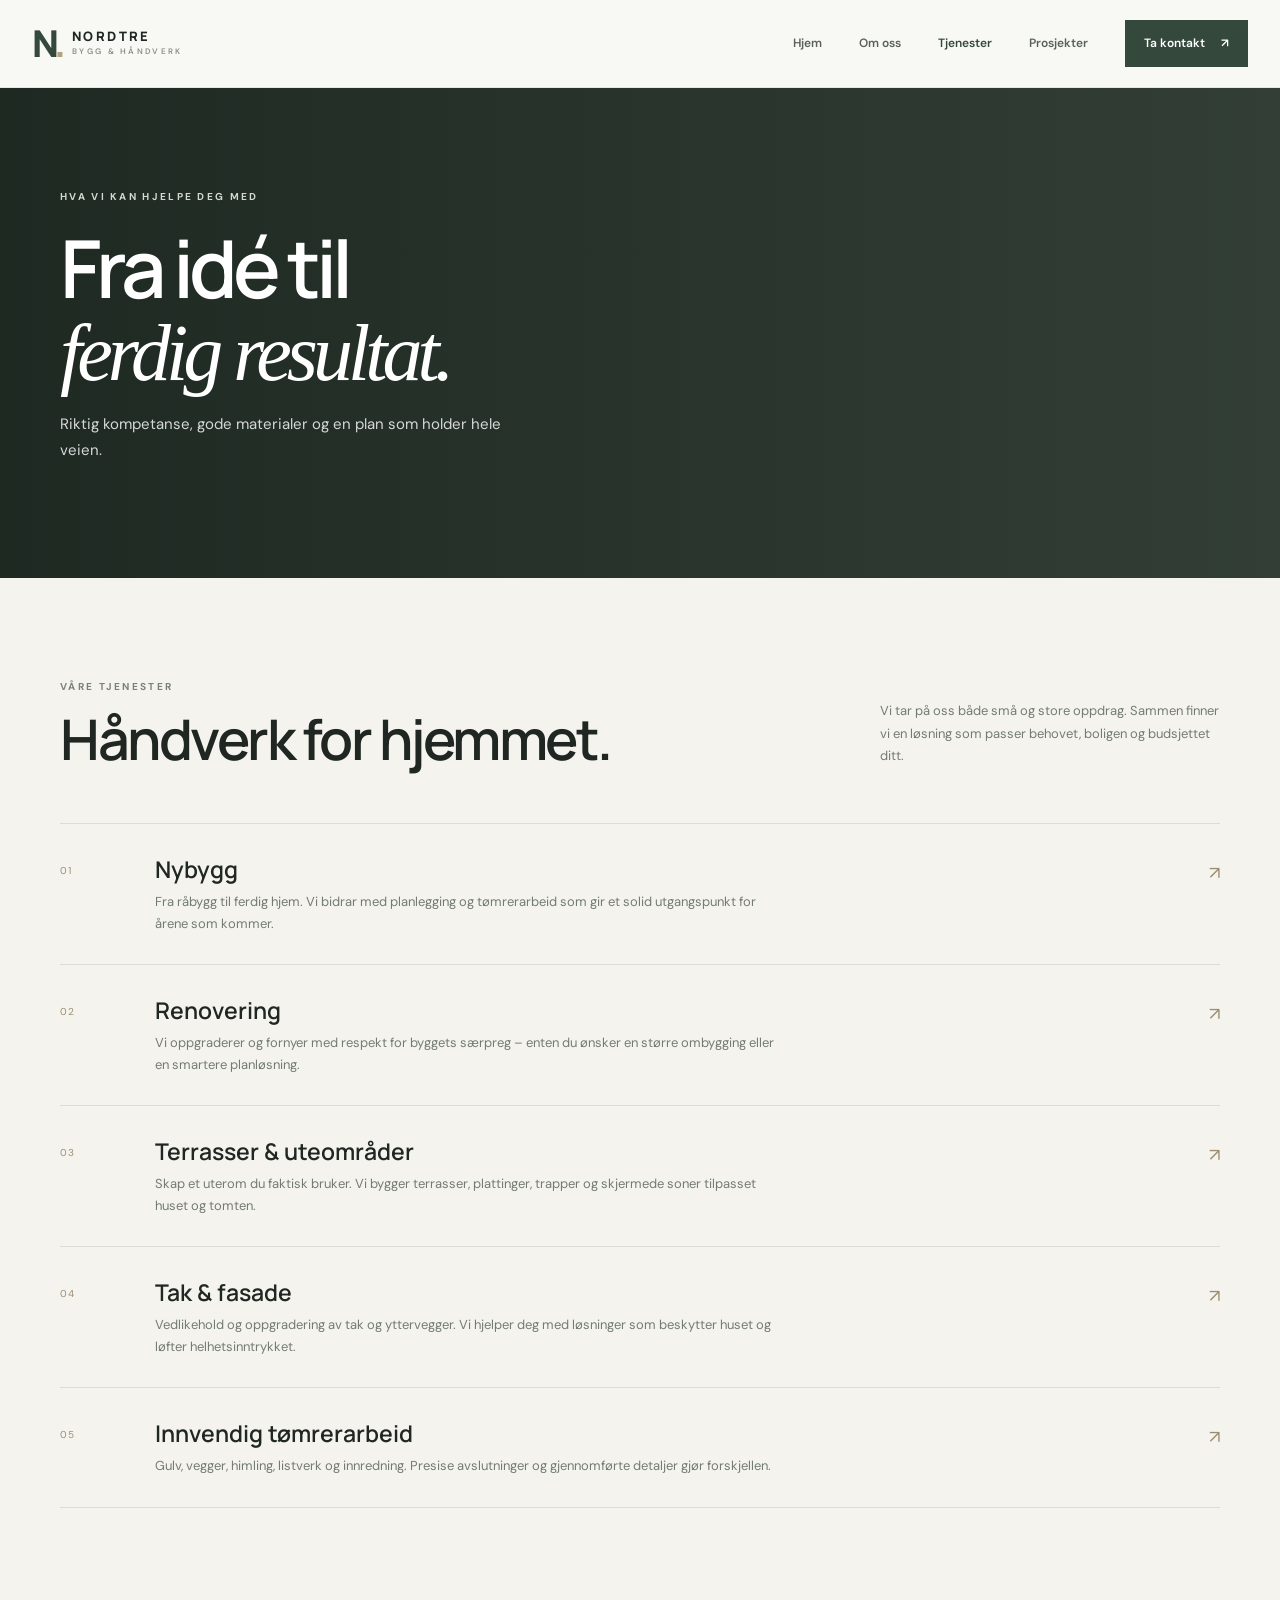
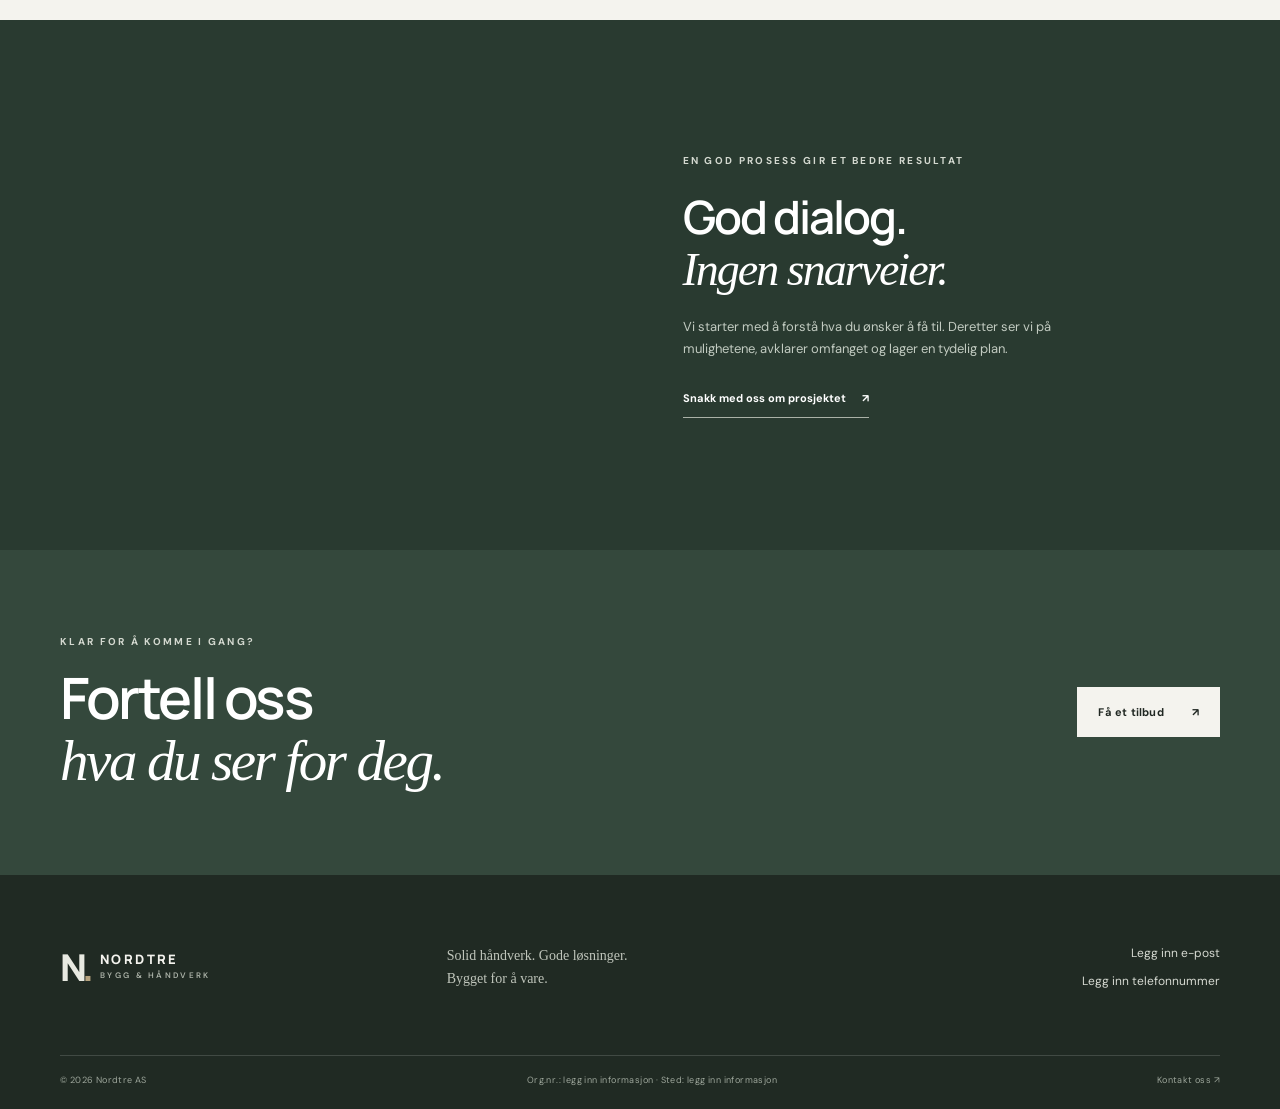
<file: tjenester.html>
<!doctype html>
<html lang="no">
<head>
	<meta charset="utf-8">
	<meta name="viewport" content="width=device-width, initial-scale=1">
	<meta name="description" content="Se tjenestene fra Nordtre AS – nybygg, renovering, terrasser og tømrerarbeid.">
	<title>Tjenester | Nordtre AS</title>
	<link rel="preconnect" href="https://fonts.googleapis.com">
	<link rel="preconnect" href="https://fonts.gstatic.com" crossorigin>
	<link href="https://fonts.googleapis.com/css2?family=DM+Sans:wght@400;500;600;700&family=Manrope:wght@400;500;600;700;800&display=swap" rel="stylesheet">
	<link rel="stylesheet" href="styles.css">
	<script src="script.js" defer></script>
</head>
<body>
	<header class="site-header">
		<div class="nav-wrap">
			<a class="brand" href="index.html"><span class="brand-mark">N<span>.</span></span><span class="brand-name">NORDTRE<small>BYGG & HÅNDVERK</small></span></a>
			<button class="menu-toggle" aria-label="Åpne meny" aria-expanded="false"><span></span><span></span></button>
			<nav class="main-nav">
				<a href="index.html">Hjem</a>
				<a href="om-oss.html">Om oss</a>
				<a class="active" href="tjenester.html">Tjenester</a>
				<a href="prosjekter.html">Prosjekter</a>
				<a class="nav-cta" href="kontakt.html">Ta kontakt <span>↗</span></a>
			</nav>
		</div>
	</header>
	<main>
		<section class="page-hero services-hero">
			<div class="container page-hero-content">
				<p class="eyebrow light">HVA VI KAN HJELPE DEG MED</p>
				<h1>Fra idé til<br><em>ferdig resultat.</em></h1>
				<p>Riktig kompetanse, gode materialer og en plan som holder hele veien.</p>
			</div>
		</section>
		<section class="section-pad services-list-section">
			<div class="container">
				<div class="section-heading">
					<div>
						<p class="eyebrow">VÅRE TJENESTER</p>
						<h2>Håndverk for hjemmet.</h2>
					</div>
					<p class="section-aside">Vi tar på oss både små og store oppdrag. Sammen finner vi en løsning som passer behovet, boligen og budsjettet ditt.</p>
				</div>
	<div class="service-list">
					<article class="service-row">
						<span class="service-number">01</span>
						<div>
							<h3>Nybygg</h3>
							<p>Fra råbygg til ferdig hjem. Vi bidrar med planlegging og tømrerarbeid som gir et solid utgangspunkt for årene som kommer.</p>
						</div>
						<span class="service-symbol">↗</span>
					</article>
					<article class="service-row">
						<span class="service-number">02</span>
						<div>
							<h3>Renovering</h3>
							<p>Vi oppgraderer og fornyer med respekt for byggets særpreg – enten du ønsker en større ombygging eller en smartere planløsning.</p>
						</div>
						<span class="service-symbol">↗</span>
					</article>
					<article class="service-row">
						<span class="service-number">03</span>
						<div>
							<h3>Terrasser & uteområder</h3>
							<p>Skap et uterom du faktisk bruker. Vi bygger terrasser, plattinger, trapper og skjermede soner tilpasset huset og tomten.</p>
						</div>
						<span class="service-symbol">↗</span>
					</article>
					<article class="service-row">
						<span class="service-number">04</span>
						<div>
							<h3>Tak & fasade</h3>
							<p>Vedlikehold og oppgradering av tak og yttervegger. Vi hjelper deg med løsninger som beskytter huset og løfter helhetsinntrykket.</p>
						</div>
						<span class="service-symbol">↗</span>
					</article>
					<article class="service-row">
						<span class="service-number">05</span>
						<div>
							<h3>Innvendig tømrerarbeid</h3>
							<p>Gulv, vegger, himling, listverk og innredning. Presise avslutninger og gjennomførte detaljer gjør forskjellen.</p>
						</div>
						<span class="service-symbol">↗</span>
					</article>
				</div>
			</div>
		</section>
		<section class="service-image-band">
			<div class="container service-band-inner">
				<div class="service-band-photo"></div>
				<div>
					<p class="eyebrow light">EN GOD PROSESS GIR ET BEDRE RESULTAT</p>
					<h2>God dialog.<br><em>Ingen snarveier.</em></h2>
					<p>Vi starter med å forstå hva du ønsker å få til. Deretter ser vi på mulighetene, avklarer omfanget og lager en tydelig plan.</p>
					<a class="under-link light-link" href="kontakt.html">Snakk med oss om prosjektet <span>↗</span></a>
				</div>
			</div>
		</section>
		<section class="cta-section">
			<div class="container cta-inner">
				<div>
					<p class="eyebrow light">KLAR FOR Å KOMME I GANG?</p>
					<h2>Fortell oss<br><em>hva du ser for deg.</em></h2>
				</div>
				<a class="button button-light" href="kontakt.html">Få et tilbud <span>↗</span></a>
			</div>
		</section>
	</main>
	<footer class="site-footer">
		<div class="container footer-top">
			<a class="brand brand-footer" href="index.html"><span class="brand-mark">N<span>.</span></span><span class="brand-name">NORDTRE<small>BYGG & HÅNDVERK</small></span></a>
			<p>Solid håndverk. Gode løsninger.<br>Bygget for å vare.</p>
			<div class="footer-contact">
				<span>Legg inn e-post</span>
				<span>Legg inn telefonnummer</span>
			</div>
		</div>
		<div class="container footer-bottom">
			<span>© <span data-year></span> Nordtre AS</span>
			<span>Org.nr.: legg inn informasjon · Sted: legg inn informasjon</span>
			<a href="kontakt.html">Kontakt oss ↗</a>
		</div>
	</footer>
</body>
</html>
</file>
<file: styles.css>
.main-nav>a.nav-cta.active {
  color:white
}

:root {
  --ink:#202722;
  --muted:#727970;
  --paper:#f4f3ee;
  --white:#fff;
  --green:#34483c;
  --green-dark:#26372e;
  --line:#dcded6;
  --accent:#b5a27e;
  --serif:Georgia,"Times New Roman",serif;
  --sans:"DM Sans",sans-serif;
  --display:"Manrope",sans-serif
}

* {
  box-sizing:border-box
}

html {
  scroll-behavior:smooth
}

body {
  margin:0;
  background:var(--paper);
  color:var(--ink);
  font-family:var(--sans);
  font-size:15px;
  line-height:1.7
}

a {
  color:inherit;
  text-decoration:none
}

img {
  max-width:100%
}

.container {
  width:min(1160px,calc(100% - 64px));
  margin-inline:auto
}

.site-header {
  height:88px;
  background:rgba(248,248,244,.96);
  position:sticky;
  top:0;
  z-index:20;
  border-bottom:1px solid rgba(32,39,34,.08);
  backdrop-filter:blur(12px)
}

.nav-wrap {
  width:min(1280px,calc(100% - 64px));
  height:100%;
  margin:auto;
  display:flex;
  align-items:center;
  justify-content:space-between
}

.brand {
  display:flex;
  align-items:center;
  gap:11px
}

.brand-mark {
  font:800 37px/1 var(--display);
  letter-spacing:-5px;
  color:var(--green)
}

.brand-mark span {
  color:var(--accent)
}

.brand-name {
  font:800 13px/1.2 var(--display);
  letter-spacing:2.4px
}

.brand-name small {
  display:block;
  font:600 8px/1.8 var(--sans);
  letter-spacing:2.3px;
  color:#8b9188
}

.main-nav {
  display:flex;
  align-items:center;
  gap:37px
}

.main-nav>a {
  font-size:12px;
  font-weight:600;
  color:#596158;
  transition:color .2s
}

.main-nav>a:hover,.main-nav>a.active {
  color:var(--green)
}

.main-nav .nav-cta {
  background:var(--green);
  color:white;
  padding:13px 19px;
  transition:background .2s,transform .2s
}

.nav-cta span {
  margin-left:13px
}

.main-nav .nav-cta:hover {
  background:var(--green-dark);
  color:white;
  transform:translateY(-2px)
}

.menu-toggle {
  display:none
}

.hero {
  height:min(710px,calc(100vh - 88px));
  min-height:570px;
  position:relative;
  display:flex;
  align-items:center;
  color:white;
  background:#4a5148;
  overflow:hidden
}

.hero-image,.hero-shade {
  position:absolute;
  inset:0
}

.hero-image {
  background:url("https://images.unsplash.com/photo-1600585154340-be6161a56a0c?auto=format&fit=crop&w=2200&q=85") center 54%/cover
}

.hero-shade {
  background:linear-gradient(90deg,rgba(20,29,24,.78),rgba(20,29,24,.38) 56%,rgba(20,29,24,.08)),linear-gradient(0deg,rgba(20,29,24,.35),transparent 35%)
}

.hero-content {
  position:relative;
  z-index:1;
  padding-bottom:25px
}

.eyebrow {
  font-size:10px;
  letter-spacing:2.3px;
  font-weight:700;
  color:#788276;
  margin:0 0 22px
}

.eyebrow.light {
  color:#d4d9d0
}

.hero h1,.page-hero h1 {
  font:600 clamp(55px,7vw,92px)/1.03 var(--display);
  letter-spacing:-5px;
  margin:0 0 25px
}

.hero h1 em,.page-hero h1 em,h2 em,blockquote em {
  font-family:var(--serif);
  font-weight:400
}

.hero-lead {
  max-width:475px;
  color:rgba(255,255,255,.82);
  font-size:16px;
  line-height:1.8
}

.hero-actions {
  display:flex;
  align-items:center;
  gap:32px;
  margin-top:35px
}

.button {
  display:inline-flex;
  align-items:center;
  justify-content:center;
  gap:28px;
  padding:16px 21px;
  font-size:11px;
  font-weight:700;
  letter-spacing:.2px;
  border:0;
  cursor:pointer;
  transition:transform .2s,background .2s
}

.button:hover {
  transform:translateY(-3px)
}

.button-light {
  background:#f4f3ee;
  color:var(--ink)
}

.button-light:hover {
  background:white
}

.button-dark {
  background:var(--green);
  color:white
}

.button-dark:hover {
  background:var(--green-dark)
}

.text-link {
  font-size:11px;
  font-weight:600
}

.text-link span,.under-link span {
  margin-left:13px
}

.light-link {
  color:white
}

.hero-bottom {
  position:absolute;
  bottom:24px;
  left:50%;
  transform:translateX(-50%);
  width:min(1160px,calc(100% - 64px));
  display:flex;
  justify-content:space-between;
  font-size:9px;
  letter-spacing:1.7px;
  color:rgba(255,255,255,.65)
}

.section-pad {
  padding:112px 0
}

.intro-grid {
  display:grid;
  grid-template-columns:1fr 1fr;
  gap:100px;
  align-items:end
}

.section-pad h2,.section-heading h2,.values-section h2,.cert-section h2,.contact-details h2 {
  font:600 clamp(38px,4.5vw,56px)/1.12 var(--display);
  letter-spacing:-2.5px;
  margin:0
}

.intro-copy {
  max-width:480px
}

.large-copy {
  font-size:19px;
  line-height:1.65;
  color:#4c554d;
  margin:0 0 28px
}

.under-link {
  display:inline-block;
  font-size:11px;
  font-weight:700;
  border-bottom:1px solid #aab1a7;
  padding-bottom:9px;
  transition:color .2s,border-color .2s
}

.under-link:hover {
  color:#9b8864;
  border-color:#9b8864
}

.feature-section {
  padding:28px 0 115px
}

.section-heading {
  display:flex;
  align-items:end;
  justify-content:space-between;
  margin-bottom:39px
}

.section-heading .eyebrow {
  margin-bottom:13px
}

.project-grid {
  display:grid;
  grid-template-columns:1.35fr 1fr 1fr;
  gap:24px
}

.project-card {
  display:block;
  min-width:0
}

.project-photo {
  height:280px;
  background-size:cover;
  background-position:center;
  transition:filter .3s,transform .5s
}

.project-card:hover .project-photo {
  filter:brightness(.9)
}

.project-wide .project-photo {
  height:360px
}

.photo-house {
  background-image:url("https://images.unsplash.com/photo-1600607687939-ce8a6c25118c?auto=format&fit=crop&w=1100&q=85")
}

.photo-deck {
  background-image:url("https://images.unsplash.com/photo-1600566753086-00f18fb6b3ea?auto=format&fit=crop&w=1000&q=85")
}

.photo-interior {
  background-image:url("https://images.unsplash.com/photo-1600210492486-724fe5c67fb0?auto=format&fit=crop&w=1000&q=85")
}

.photo-kitchen {
  background-image:url("https://images.unsplash.com/photo-1600585154526-990dced4db0d?auto=format&fit=crop&w=1000&q=85")
}

.photo-cabin {
  background-image:url("https://images.unsplash.com/photo-1449158743715-0a90ebb6d2d8?auto=format&fit=crop&w=1000&q=85")
}

.photo-detail {
  background-image:url("https://images.unsplash.com/photo-1600607687920-4e2a09cf159d?auto=format&fit=crop&w=1000&q=85")
}

.project-meta {
  display:flex;
  justify-content:space-between;
  align-items:start;
  padding-top:17px
}

.project-type {
  font-size:9px;
  letter-spacing:1.5px;
  color:#858d82;
  font-weight:700
}

.project-meta h3 {
  font:600 18px var(--display);
  margin:5px 0 0
}

.project-meta p {
  font-size:12px;
  color:var(--muted);
  max-width:320px;
  margin:8px 0 0;
  line-height:1.6
}

.round-arrow {
  border:1px solid #c9cec5;
  width:35px;
  height:35px;
  border-radius:50%;
  display:grid;
  place-items:center;
  font-size:14px;
  flex:none;
  transition:all .2s
}

.project-card:hover .round-arrow {
  background:var(--green);
  color:white;
  border-color:var(--green)
}

.quote-band {
  background:#e8e9e1;
  padding:90px 0
}

.quote-inner {
  text-align:center
}

.quote-mark {
  font:90px/.7 var(--serif);
  color:#a89a7d
}

.quote-inner blockquote {
  font:500 clamp(27px,4vw,43px)/1.35 var(--display);
  letter-spacing:-1.5px;
  margin:15px 0 25px
}

.quote-credit {
  font-size:9px;
  letter-spacing:2px;
  color:#788276;
  font-weight:700
}

.cta-section {
  background:var(--green);
  color:white;
  padding:83px 0
}

.cta-inner {
  display:flex;
  justify-content:space-between;
  align-items:center;
  gap:35px
}

.cta-inner .eyebrow {
  margin-bottom:17px
}

.cta-inner h2 {
  font:600 clamp(38px,5vw,57px)/1.08 var(--display);
  letter-spacing:-2.4px;
  margin:0
}

.cta-inner .button {
  flex:none
}

.site-footer {
  background:#202a23;
  color:white;
  padding:55px 0 20px
}

.footer-top {
  display:grid;
  grid-template-columns:1fr 1fr 1fr;
  align-items:center;
  padding-bottom:50px
}

.brand-footer .brand-mark {
  color:#e8e9e1
}

.brand-footer .brand-name {
  color:#f4f3ee
}

.brand-footer .brand-name small {
  color:#aab1a7
}

.footer-top>p {
  font:14px/1.7 var(--serif);
  color:#bfc5bb
}

.footer-contact {
  display:flex;
  flex-direction:column;
  align-items:flex-end;
  gap:8px;
  font-size:12px;
  color:#d5d9d1
}

.footer-contact a:hover,.footer-bottom a:hover {
  color:#c7b58e
}

.footer-bottom {
  border-top:1px solid rgba(255,255,255,.15);
  padding-top:17px;
  display:flex;
  justify-content:space-between;
  gap:20px;
  color:#9da69b;
  font-size:9px;
  letter-spacing:.4px
}

.page-hero {
  min-height:490px;
  display:flex;
  align-items:center;
  position:relative;
  color:white;
  background:#39463d;
  overflow:hidden
}

.page-hero:before {
  content:"";
  position:absolute;
  inset:0;
  background:linear-gradient(90deg,rgba(23,33,27,.78),rgba(23,33,27,.22)),var(--page-image) center/cover
}

.about-hero {
  --page-image:url("https://images.unsplash.com/photo-1600607687920-4e2a09cf159d?auto=format&fit=crop&w=2000&q=85")
}

.services-hero {
  --page-image:url("https://images.unsplash.com/photo-1504307651254-35680f356dfd?auto=format&fit=crop&w=2000&q=85")
}

.projects-hero {
  --page-image:url("https://images.unsplash.com/photo-1600566753190-17f0baa2a6c3?auto=format&fit=crop&w=2000&q=85")
}

.contact-hero {
  --page-image:url("https://images.unsplash.com/photo-1600607687939-ce8a6c25118c?auto=format&fit=crop&w=2000&q=85")
}

.page-hero-content {
  position:relative;
  padding:85px 0
}

.page-hero h1 {
  font-size:clamp(53px,6.6vw,80px);
  margin-bottom:18px
}

.page-hero-content>p:last-child {
  max-width:460px;
  color:rgba(255,255,255,.82);
  font-size:15px
}

.story-grid {
  display:grid;
  grid-template-columns:1fr 1fr;
  gap:100px
}

.story-copy p {
  color:#687067
}

.story-copy .large-copy {
  color:#3d483f
}

.about-image {
  height:480px;
  background:url("https://images.unsplash.com/photo-1600566753086-00f18fb6b3ea?auto=format&fit=crop&w=1800&q=85") center 55%/cover
}

.image-caption {
  display:flex;
  justify-content:space-between;
  padding-top:13px;
  color:#858d82;
  font-size:9px;
  letter-spacing:1.7px
}

.values-section {
  background:#e9eae3
}

.values-section h2 {
  margin-bottom:55px
}

.value-grid {
  display:grid;
  grid-template-columns:repeat(3,1fr);
  gap:55px
}

.value-grid article {
  border-top:1px solid #c8cec3;
  padding-top:20px
}

.value-grid article>span {
  font-size:10px;
  color:#a28f6c;
  letter-spacing:1px
}

.value-grid h3 {
  font:600 20px var(--display);
  margin:22px 0 9px
}

.value-grid p {
  font-size:13px;
  color:#70796f;
  max-width:280px
}

.cert-section {
  background:var(--green-dark);
  color:white;
  padding:95px 0
}

.cert-inner {
  display:grid;
  grid-template-columns:1fr 1fr;
  gap:100px
}

.cert-copy>p {
  color:#c4cbc2;
  margin-top:0
}

.cert-list {
  display:grid;
  gap:12px;
  margin-top:28px;
  color:#e5e9e1;
  font-size:12px
}

.cert-list span:first-letter {
  color:#c4b28b
}

.note {
  display:block;
  color:#9eaa9d;
  font-size:10px;
  margin-top:24px
}

.services-list-section {
  padding-top:100px
}

.section-aside {
  max-width:340px;
  color:#737c72;
  font-size:13px;
  margin:0 0 4px
}

.service-list {
  margin-top:52px;
  border-top:1px solid var(--line)
}

.service-row {
  display:grid;
  grid-template-columns:75px 1fr 45px;
  gap:20px;
  align-items:start;
  padding:29px 0;
  border-bottom:1px solid var(--line);
  transition:padding .2s
}

.service-row:hover {
  padding-left:10px
}

.service-number {
  font-size:10px;
  letter-spacing:1px;
  color:#9c8d70;
  padding-top:9px
}

.service-row h3 {
  font:600 23px var(--display);
  margin:0 0 6px
}

.service-row p {
  max-width:620px;
  margin:0;
  color:#737c72;
  font-size:13px
}

.service-symbol {
  font-size:18px;
  color:#9c8d70;
  text-align:right;
  padding-top:5px
}

.service-image-band {
  background:#293a30;
  color:white;
  padding:0
}

.service-band-inner {
  display:grid;
  grid-template-columns:1fr 1fr;
  gap:85px;
  align-items:center;
  padding-top:75px;
  padding-bottom:75px
}

.service-band-photo {
  height:380px;
  background:url("https://images.unsplash.com/photo-1503387762-592deb58ef4e?auto=format&fit=crop&w=1200&q=85") center/cover
}

.service-band-inner h2 {
  font:600 46px/1.12 var(--display);
  letter-spacing:-2px;
  margin:0 0 20px
}

.service-band-inner>div:last-child>p:not(.eyebrow) {
  color:#c2cbc1;
  font-size:13px;
  max-width:420px;
  margin-bottom:25px
}

.projects-page {
  padding-top:100px
}

.project-count {
  font-size:9px;
  letter-spacing:1.6px;
  color:#858d82
}

.all-projects {
  grid-template-columns:repeat(2,1fr);
  row-gap:48px
}

.all-projects .project-photo {
  height:330px
}

.all-projects .project-meta {
  padding-top:16px
}

.portfolio-note {
  font-size:10px;
  color:#899187;
  margin-top:38px
}

.contact-grid {
  display:grid;
  grid-template-columns:.85fr 1.15fr;
  gap:100px;
  align-items:start
}

.contact-details h2 {
  font-size:47px
}

.contact-intro {
  color:#778075;
  max-width:340px;
  margin:22px 0 40px
}

.contact-item {
  border-top:1px solid var(--line);
  padding:15px 0;
  display:grid;
  grid-template-columns:125px 1fr;
  gap:15px
}

.contact-item>span {
  font-size:9px;
  letter-spacing:1.5px;
  color:#899187;
  font-weight:700
}

.contact-item a,.contact-item p {
  font-size:12px;
  margin:0
}

.contact-item a:hover {
  color:#9b8864
}

.contact-form-wrap {
  background:#fff;
  padding:39px 42px;
  box-shadow:0 12px 45px rgba(36,47,38,.05)
}

.form-heading h3 {
  font:600 23px var(--display);
  margin:0 0 5px
}

.form-heading p {
  font-size:12px;
  color:#8a9288;
  margin:0 0 25px
}

.contact-form {
  display:flex;
  flex-direction:column
}

.contact-form label {
  font-size:10px;
  font-weight:700;
  margin:14px 0 6px
}

.contact-form label span {
  font-weight:400;
  color:#9ba197
}

.contact-form input,.contact-form select,.contact-form textarea {
  font:12px var(--sans);
  padding:13px 14px;
  border:1px solid #e0e3dc;
  background:#fbfbf8;
  color:var(--ink);
  outline:none;
  border-radius:0
}

.contact-form input:focus,.contact-form select:focus,.contact-form textarea:focus {
  border-color:#728575
}

.contact-form textarea {
  resize:vertical
}

.contact-form .button {
  align-self:flex-start;
  margin-top:21px
}

.form-note,.form-status {
  font-size:10px;
  color:#899187;
  margin:13px 0 0
}

.form-status {
  color:#47664f
}

.map-section {
  padding:0 0 100px
}

.map-art {
  height:270px;
  background-color:#e2e5dc;
  background-image:linear-gradient(32deg,transparent 47%,rgba(255,255,255,.85) 48%,rgba(255,255,255,.85) 50%,transparent 51%),linear-gradient(110deg,transparent 42%,rgba(255,255,255,.8) 43%,rgba(255,255,255,.8) 45%,transparent 46%),linear-gradient(165deg,transparent 60%,rgba(255,255,255,.8) 61%,rgba(255,255,255,.8) 63%,transparent 64%);
  display:grid;
  place-content:center;
  justify-items:center;
  gap:12px
}

.map-pin {
  width:43px;
  height:43px;
  border-radius:50% 50% 50% 0;
  transform:rotate(-45deg);
  background:var(--green);
  color:white;
  display:grid;
  place-items:center;
  font:800 15px var(--display);
  box-shadow:0 7px 20px #68796b66
}

.map-label {
  font-size:9px;
  letter-spacing:2px;
  font-weight:700;
  color:#526052
}

.map-caption {
  display:flex;
  justify-content:space-between;
  align-items:center;
  padding-top:25px
}

.map-caption .eyebrow {
  margin-bottom:8px
}

.map-caption h3 {
  font:600 27px/1.2 var(--display);
  margin:0
}

.map-caption h3 em {
  font-family:var(--serif);
  font-weight:400
}

@media(max-width:850px) {
  .container,.nav-wrap {
    width:calc(100% - 42px)
  }
  .main-nav {
    gap:20px
  }
  .main-nav>a {
    font-size:11px
  }
  .intro-grid,.story-grid,.cert-inner,.contact-grid {
    gap:48px
  }
  .project-grid {
    gap:16px
  }
  .project-photo {
    height:230px
  }
  .project-wide .project-photo {
    height:300px
  }
  .contact-grid {
    grid-template-columns:.9fr 1.1fr
  }
  .contact-form-wrap {
    padding:30px
  }
  .hero-bottom {
    width:calc(100% - 42px)
  }
}

@media(max-width:650px) {
  .site-header {
    height:74px
  }
  .container,.nav-wrap {
    width:calc(100% - 40px)
  }
  .brand-mark {
    font-size:34px
  }
  .menu-toggle {
    display:flex;
    flex-direction:column;
    gap:6px;
    border:0;
    background:none;
    padding:10px;
    z-index:22
  }
  .menu-toggle span {
    display:block;
    width:23px;
    height:1px;
    background:var(--ink);
    transition:transform .2s
  }
  .menu-toggle[aria-expanded=true] span:first-child {
    transform:translateY(3.5px) rotate(45deg)
  }
  .menu-toggle[aria-expanded=true] span:last-child {
    transform:translateY(-3.5px) rotate(-45deg)
  }
  .main-nav {
    position:absolute;
    top:74px;
    left:0;
    right:0;
    background:var(--paper);
    padding:20px;
    display:flex;
    flex-direction:column;
    align-items:stretch;
    gap:0;
    opacity:0;
    visibility:hidden;
    transform:translateY(-8px);
    transition:.2s;
    border-bottom:1px solid var(--line)
  }
  .main-nav.is-open {
    opacity:1;
    visibility:visible;
    transform:translateY(0)
  }
  .main-nav>a {
    padding:14px 5px;
    border-bottom:1px solid var(--line);
    font-size:13px
  }
  .main-nav .nav-cta {
    margin-top:12px;
    text-align:center;
    border:0;
    padding:14px
  }
  .hero {
    height:690px;
    min-height:570px
  }
  .hero-image {
    background-position:58% center
  }
  .hero-shade {
    background:linear-gradient(90deg,rgba(20,29,24,.78),rgba(20,29,24,.28)),linear-gradient(0deg,rgba(20,29,24,.35),transparent 45%)
  }
  .hero h1 {
    font-size:58px;
    letter-spacing:-3.5px
  }
  .hero-lead {
    font-size:14px;
    max-width:350px
  }
  .hero-actions {
    align-items:flex-start;
    flex-direction:column;
    gap:22px
  }
  .hero-bottom {
    width:calc(100% - 40px);
    font-size:8px
  }
  .section-pad {
    padding:75px 0
  }
  .intro-grid,.story-grid,.cert-inner,.contact-grid {
    grid-template-columns:1fr;
    gap:28px
  }
  .section-pad h2,.section-heading h2,.values-section h2 {
    font-size:42px
  }
  .large-copy {
    font-size:17px
  }
  .feature-section {
    padding:15px 0 75px
  }
  .section-heading {
    align-items:flex-start;
    flex-direction:column;
    gap:20px
  }
  .project-grid,.all-projects {
    grid-template-columns:1fr;
    gap:30px
  }
  .project-photo,.project-wide .project-photo,.all-projects .project-photo {
    height:270px
  }
  .project-wide .project-photo {
    height:290px
  }
  .quote-band {
    padding:65px 0
  }
  .quote-inner blockquote {
    font-size:28px
  }
  .cta-section {
    padding:65px 0
  }
  .cta-inner {
    align-items:flex-start;
    flex-direction:column
  }
  .cta-inner h2 {
    font-size:43px
  }
  .footer-top {
    grid-template-columns:1fr;
    gap:22px;
    padding-bottom:30px
  }
  .footer-top>p {
    margin:0
  }
  .footer-contact {
    align-items:flex-start
  }
  .footer-bottom {
    flex-wrap:wrap;
    line-height:1.6
  }
  .page-hero {
    min-height:430px
  }
  .page-hero-content {
    padding:65px 0
  }
  .page-hero h1 {
    font-size:56px;
    letter-spacing:-3px
  }
  .about-image {
    height:300px
  }
  .value-grid {
    grid-template-columns:1fr;
    gap:25px
  }
  .values-section h2 {
    margin-bottom:35px
  }
  .cert-section {
    padding:70px 0
  }
  .service-row {
    grid-template-columns:34px 1fr 20px;
    gap:12px;
    padding:23px 0
  }
  .service-row h3 {
    font-size:19px
  }
  .service-row p {
    font-size:12px
  }
  .service-band-inner {
    grid-template-columns:1fr;
    gap:30px;
    padding-top:55px;
    padding-bottom:60px
  }
  .service-band-photo {
    height:250px
  }
  .service-band-inner h2 {
    font-size:40px
  }
  .projects-page {
    padding-top:70px
  }
  .project-count {
    margin-top:0
  }
  .contact-details h2 {
    font-size:42px
  }
  .contact-form-wrap {
    padding:25px 20px
  }
  .contact-item {
    grid-template-columns:105px 1fr
  }
  .map-section {
    padding-bottom:70px
  }
  .map-art {
    height:210px
  }
  .map-caption {
    align-items:flex-start;
    gap:20px;
    flex-direction:column
  }
}
</file>
